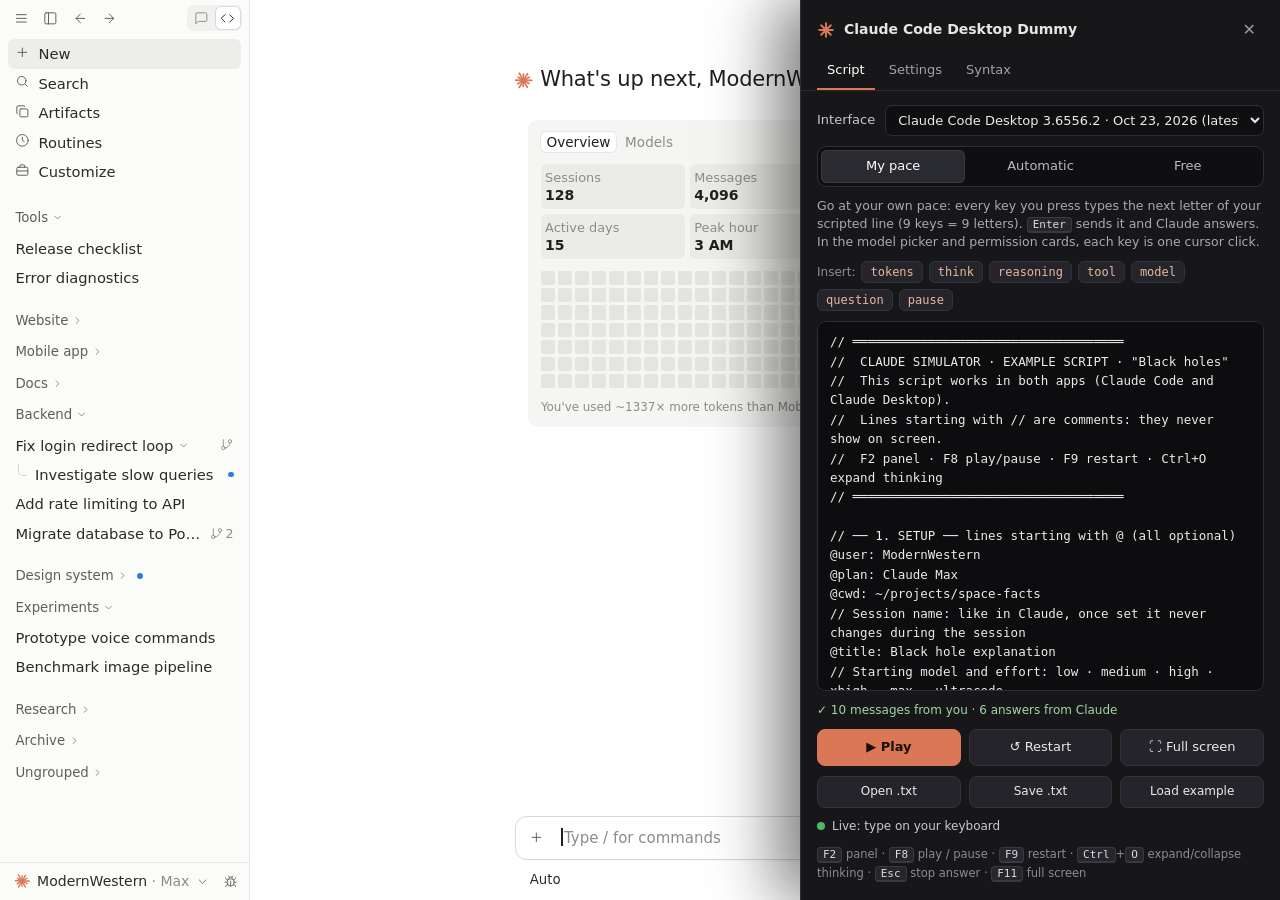
<file: index.html>
<!doctype html>
<html lang="en">
<head>
<meta charset="utf-8">
<meta name="viewport" content="width=device-width, initial-scale=1">
<title>Claude</title>
<link rel="icon" href="data:image/svg+xml,%3Csvg xmlns='http://www.w3.org/2000/svg' viewBox='0 0 32 32'%3E%3Cg stroke='%23D97757' stroke-width='3.4' stroke-linecap='round'%3E%3Cpath d='M16 4v24M4 16h24M7.5 7.5l17 17M24.5 7.5l-17 17'/%3E%3C/g%3E%3C/svg%3E">
<link rel="preconnect" href="https://fonts.googleapis.com">
<link rel="preconnect" href="https://fonts.gstatic.com" crossorigin>
<link href="https://fonts.googleapis.com/css2?family=JetBrains+Mono:wght@400;600&display=swap" rel="stylesheet">
<link rel="stylesheet" href="css/desktop.css">
</head>
<body>
<div id="stage"><div id="win">
  <div id="topbar">
    <div class="tb-left" id="tbLeft">
      <span class="lights"><i></i><i></i><i></i></span>
      <span class="tbi" data-ic="menu"></span><span class="tbi" data-ic="panel"></span><span class="tbi" data-ic="back"></span><span class="tbi" data-ic="fwd"></span>
      <div class="sp"></div>
      <div class="seg2"><span class="tbi" data-ic="chat"></span><span class="tbi on" data-ic="code"></span></div>
    </div>
    <div class="tb-main">
      <span id="titleText"></span><span class="tb-chev" data-ic="chev"></span>
      <div class="sp"></div>
      <span class="tbi on" id="rpToggle" data-ic="rpanel"></span><span class="tbi" data-ic="terminal"></span><span class="tbi" data-ic="diff"></span><span class="tbi" data-ic="globe"></span><span class="tbi" data-ic="folder"></span><span class="tbi" data-ic="more"></span>
      <span id="winCtl"><span data-ic="min"></span><span data-ic="max"></span><span data-ic="x"></span></span>
    </div>
  </div>
  <div id="app">
    <aside id="side">
      <!-- Since 3.x the shortcuts scroll together with the sessions (a single scrollbar for the whole sidebar). -->
      <div id="sideScroll">
        <div class="nav">
          <div class="nav-item new"><span data-ic="plus"></span><span data-l="newSession"></span></div>
          <div class="nav-item"><span data-ic="search"></span><span data-l="search"></span></div>
          <div class="nav-item"><span data-ic="artifacts"></span><span data-l="artifacts"></span></div>
          <div class="nav-item"><span data-ic="clock"></span><span data-l="routines"></span></div>
          <div class="nav-item"><span data-ic="briefcase"></span><span data-l="customize"></span></div>
        </div>
        <div id="groups"></div>
      </div>
      <div class="side-foot"><span class="av" id="avatar"></span><span class="uname"><span id="uname"></span><span class="uplan" id="uplan"></span></span><span class="ic2" data-ic="chev"></span><div class="sp"></div><span class="ic2" data-ic="bug"></span></div>
    </aside>
    <main id="main" class="empty">
      <div id="scroll"><div id="thread"></div></div>
      <div id="home"><div class="home-col"><div class="hgreet" id="hgreet"></div><div class="stats" id="stats"></div></div></div>
      <!-- Session details: cards floating on the right of the chat (Environment, Context, Connectors, Outputs). -->
      <aside id="rpanel"></aside>
      <div id="center">
        <div id="greet"></div>
        <div id="composerWrap">
          <div id="composer"><canvas class="clawd" id="clawd" aria-hidden="true"></canvas>
            <span class="cb2 plus" data-ic="plus"></span>
            <div id="cInput"><span id="cText"></span><span id="caret"></span><span id="cPh"></span></div>
            <button id="sendBtn" tabindex="-1"></button>
            <span class="cb2" data-ic="mic"></span>
          </div>
          <div class="c-row">
            <span class="auto">Auto</span>
            <div class="sp"></div>
            <button id="modelBtn" tabindex="-1"><span id="modelName"></span><span id="effortName"></span></button>
            <span id="busy"></span>
          </div>
          <div id="chips"></div>
        </div>
      </div>
    </main>
  </div>
</div></div>
<div id="menu" hidden></div>
<div id="submenu" hidden></div>
<div id="fakeCursor"><svg width="22" height="26" viewBox="0 0 22 26"><path d="M3 2v19.2l4.9-4.6 3.1 7.1 3.3-1.4-3.1-7h6.6z" fill="#fff" stroke="#000" stroke-width="1.3" stroke-linejoin="round"/></svg></div>
<div id="toast"></div>
<input type="file" id="fileIn" accept=".txt,.md,text/plain" hidden>

<aside id="panel" aria-label="Script panel">
  <header>
    <div class="ttl"><svg width="18" height="18" viewBox="0 0 32 32"><g stroke="#D97757" stroke-width="3.4" stroke-linecap="round"><path d="M16 4v24M4 16h24M7.5 7.5l17 17M24.5 7.5l-17 17"/></g></svg>Claude Code Desktop Dummy</div>
    <button class="x" id="pClose" title="Close (F2)">✕</button>
  </header>
  <nav>
    <button data-tab="guion" class="on">Script</button>
    <button data-tab="ajustes">Settings</button>
    <button data-tab="ayuda">Syntax</button>
  </nav>

  <section data-pane="guion" class="on">
    <div class="ver"><label for="versionSel">Interface</label><select id="versionSel"></select></div>
    <div class="seg" id="modeSeg">
      <button data-mode="magic">My pace</button>
      <button data-mode="auto">Automatic</button>
      <button data-mode="free">Free</button>
    </div>
    <p class="hint" id="modeHint"></p>
    <div class="ins" id="insRow"><span>Insert:</span>
      <button data-snip="[tokens 3.5M]" title="Tokens Claude's answer burns">tokens</button>
      <button data-snip="[think 5]" title="Seconds Claude thinks before answering">think</button>
      <button data-snip="reasoning: " title="Claude's thinking block">reasoning</button>
      <button data-snip="tool: Web Search(&quot;query&quot;)" title="Tool call">tool</button>
      <button data-snip="user: /model {opus max}" title="Switch model and effort">model</button>
      <button data-snip="question: Question?
- Option (Recommended) | Description
- Another option | Description
[choose 1]" title="Multiple-choice question">question</button>
      <button data-snip="[pause 2]" title="Pause">pause</button>
    </div>
    <textarea id="script" spellcheck="false"></textarea>
    <div class="status" id="parseStatus"></div>
    <div class="btns">
      <button class="btn primary" id="bPlay">▶ Play</button>
      <button class="btn" id="bRestart">↺ Restart</button>
      <button class="btn" id="bFull">⛶ Full screen</button>
    </div>
    <div class="btns small">
      <button class="btn" id="bOpen">Open .txt</button>
      <button class="btn" id="bSave">Save .txt</button>
      <button class="btn" id="bExample">Load example</button>
    </div>
    <div class="state" id="runState"><i></i><span></span></div>
    <div class="keys"><kbd>F2</kbd> panel · <kbd>F8</kbd> play / pause · <kbd>F9</kbd> restart · <kbd>Ctrl</kbd>+<kbd>O</kbd> expand/collapse thinking · <kbd>Esc</kbd> stop answer · <kbd>F11</kbd> full screen</div>
  </section>

  <section data-pane="ajustes">
    <h4>Appearance</h4>
    <div class="f"><label>Theme</label><select data-k="theme">
      <option value="light">Light</option>
      <option value="dark">Dark</option>
    </select></div>
    <div class="f"><label>Interface language</label><select data-k="lang">
      <option value="en">English</option>
      <option value="es">Español</option>
    </select></div>
    <div class="f"><label>Window frame</label><select data-k="frame">
      <option value="none">None (full screen)</option>
      <option value="win">Windows window</option>
      <option value="mac">macOS window</option>
    </select></div>
    <div class="f"><label>Zoom</label><div class="v"><input type="range" min="0.7" max="1.6" step="0.05" data-k="zoom"><output data-o="zoom"></output></div></div>
    <label class="chk"><input type="checkbox" data-k="sidebar">Show sidebar</label>
    <label class="chk"><input type="checkbox" data-k="rpanel">Show the session panel on the right (Environment, Context, Connectors, Outputs)</label>
    <label class="chk"><input type="checkbox" data-k="fakeCursor">Animated cursor when switching model or effort (Automatic and My pace modes)</label>
    <div class="f"><label>Mouse speed</label><div class="v"><input type="range" min="0.4" max="2" step="0.05" data-k="mouseSpeed"><output data-o="mouseSpeed"></output></div></div>
    <h4>Timing</h4>
    <div class="f"><label>Global speed</label><div class="v"><input type="range" min="0.25" max="3" step="0.05" data-k="speed"><output data-o="speed"></output></div></div>
    <div class="f"><label>Typing (chars/sec)</label><div class="v"><input type="range" min="4" max="40" step="1" data-k="typeCps"><output data-o="typeCps"></output></div></div>
    <div class="f"><label>How answers appear</label><select data-k="reveal">
      <option value="stream">Streaming (like Claude)</option>
      <option value="block">All at once</option>
    </select></div>
    <div class="f"><label>Streaming (chars/sec)</label><div class="v"><input type="range" min="40" max="900" step="10" data-k="streamCps"><output data-o="streamCps"></output></div></div>
    <div class="f"><label>Letters per key</label><div class="v"><input type="range" min="1" max="4" step="1" data-k="charsPerKey"><output data-o="charsPerKey"></output></div></div>
    <div class="f"><label>Start delay (sec)</label><input type="number" min="0" max="15" step="0.5" data-k="startDelay"></div>
    <label class="chk"><input type="checkbox" data-k="hideMouse">Hide the mouse pointer when it stops moving</label>
    <label class="chk"><input type="checkbox" data-k="toasts">Show notices (pause, restart…)</label>
    <h4>Sidebar: groups and sessions</h4>
        <p class="hint">One line per group (end it with <code style="font:11.5px Cascadia Mono,monospace"> *</code> for a blue dot). Below it, its sessions starting with <code style="font:11.5px Cascadia Mono,monospace">- </code> (<code style="font:11.5px Cascadia Mono,monospace">* </code> marks one as unread). Indent a session to nest it under the one above. Add <code style="font:11.5px Cascadia Mono,monospace">| branch</code> or <code style="font:11.5px Cascadia Mono,monospace">| branch 2</code> for the branch icon. The script's session shows up under “Ungrouped”.</p>
    <textarea id="recentsTa" data-k="recents" spellcheck="false"></textarea>
    <h4>Model picker</h4>
    <p class="hint">One line per model: <code style="font:11.5px Cascadia Mono,monospace">alias | name | badge</code> (the badge is optional, e.g. “Default”). Leave it empty to use the defaults for the chosen language.</p>
    <textarea id="models" data-k="models" spellcheck="false"></textarea>
    <div class="btns small">
      <button class="btn" id="bModelsReset">Reset models</button>
      <button class="btn" id="bSettingsReset">Reset all settings</button>
    </div>
  </section>

  <section data-pane="ayuda">
    <div class="doc">
      <h3>Same script as Claude Code</h3>
      <p>Every page uses exactly the same format (<code>user:</code>, <code>claude:</code>, <code>[think]</code>, <code>tool:</code>…) and, opened from the same folder in the same browser, they share the script: pick another version or the terminal in the <b>Interface</b> selector of the Script tab. Spanish keywords (<code>yo:</code>, <code>[pensar]</code>, <code>pregunta:</code>…) work too.</p>
      <h3>The basics</h3>
<pre>user: claude what are black holes

claude: A black hole is a **pothole**.

1. It rains
2. A truck drives by</pre>
      <p>Each block starts at the beginning of a line. Claude's answer can span many lines and supports Markdown: <code>**bold**</code>, <code>*italic*</code>, <code>`code`</code>, lists, headings, tables and code blocks. Lines starting with <code>//</code> are comments.</p>
      <h3>How each directive looks in Desktop</h3>
      <table>
        <tr><td><code>user: /model {opus max}</code></td><td>The cursor opens the model picker, selects Opus, then opens it again and picks Max in the “Effort” submenu. Nothing is typed in the chat.</td></tr>
        <tr><td>effort</td><td><code>low</code> · <code>medium</code> · <code>high</code> · <code>xhigh</code> (shown as “Extra”) · <code>max</code> · <code>ultracode</code> (in purple).</td></tr>
        <tr><td><code>user: /effort ultracode</code></td><td>Changes only the effort.</td></tr>
        <tr><td><code>{opus fast}</code></td><td>Also turns on “Enable fast mode” in the menu.</td></tr>
        <tr><td><code>[think 8 Phrase]</code></td><td>“Phrase” shows up as a live thinking block while Claude thinks for 8 seconds.</td></tr>
        <tr><td><code>reasoning:</code></td><td>Collapsible thinking block. Optional title: <code>reasoning: [Concluded it is a pothole] text…</code></td></tr>
        <tr><td><code>tool:</code></td><td>Tool row (web search, command…). The first output line shows next to it; <kbd>Ctrl</kbd>+<kbd>O</kbd> expands it.</td></tr>
        <tr><td><code>tool-error:</code></td><td>A tool that fails.</td></tr>
        <tr><td><code>edit: file</code></td><td>A file edit with a diff (<code>@@ N</code>, <code>-</code> removed, <code>+</code> added).</td></tr>
        <tr><td><code>todos:</code></td><td>Task list card: <code>[x]</code> done · <code>[&gt;]</code> in progress · <code>[ ]</code> pending.</td></tr>
        <tr><td><code>question:</code></td><td>Claude asks you a question. One line per option: <code>- Label | description</code> (“Other” is added for you). <code>[choose N]</code> picks the answer. Several <code>question:</code> blocks in a row become one card with pages (“1 of 3”); while it waits, the status says “Needs your input”, and at the end a card sums up the answers.</td></tr>
        <tr><td><code>confirm:</code></td><td>A suggestion card with buttons: the header is the question, plain lines are the text above it and <code>- </code> lines are the buttons (the first one is the main one). <code>[choose N]</code> clicks one; its label is sent as your reply and the lines after it are Claude's next turn.</td></tr>
        <tr><td><code>permission:</code></td><td>“Allow Claude to use Bash?” card. <code>[choose 1]</code> = Allow once, <code>2</code> = Always allow, <code>3</code> = Deny.</td></tr>
        <tr><td><code>[tokens 3.5M]</code></td><td>The token counter in the status line climbs steadily to that number while Claude works, and the turn ends with “Worked for 9s · 3.5M tokens”. Accepts <code>800k</code>, <code>1200000</code>… Without it, the counter still climbs to a realistic amount for the answer.</td></tr>
        <tr><td><code>[error]</code></td><td>Red notice. Without text it shows the classic “capacity constraints” message.</td></tr>
        <tr><td><code>[info text]</code></td><td>A small gray system line.</td></tr>
        <tr><td><code>[interrupt]</code></td><td>Claude's answer gets interrupted.</td></tr>
        <tr><td><code>[pause 2]</code></td><td>Waits 2 seconds.</td></tr>
        <tr><td><code>/compact</code> · <code>[compact]</code></td><td>“Compacting our conversation…” animation.</td></tr>
        <tr><td><code>/clear</code> · <code>[clear]</code></td><td>The cursor clicks “New”.</td></tr>
        <tr><td><code>[title Text]</code> · <code>@title</code></td><td>Session title (shown after the first answer and in the sidebar). Without them, the first message names the session. Once named, it never changes: a later <code>[title]</code> is ignored until <code>/clear</code> starts a new session.</td></tr>
        <tr><td><code>@greeting</code></td><td>Home screen greeting (default “What’s up next, &lt;user&gt;?”).</td></tr>
        <tr><td><code>@sessions</code> … <code>@moby</code></td><td>Numbers on the home screen stats card: <code>@sessions</code>, <code>@messages</code>, <code>@totaltokens</code>, <code>@activedays</code>, <code>@peakhour</code>, <code>@favoritemodel</code>, <code>@moby</code>.</td></tr>
        <tr><td><code>@branch</code> · <code>@connectors</code></td><td>Session panel on the right: the git branch (default <code>main</code>) and how many connectors are connected.</td></tr>
        <tr><td><code>[context 4%]</code> · <code>@context</code></td><td>Context left (same as in the terminal). The session panel shows how much is used (here 96%); without it, the percentage grows with the tokens Claude spends.</td></tr>
        <tr><td><code>@outputs</code></td><td>Files listed under “Outputs” from the start (comma separated). Every <code>edit:</code> adds its file there too.</td></tr>
      </table>
      <p><code>[mode]</code> only exists in the terminal version; it is ignored here.</p>
      <h3>Modes</h3>
      <table>
        <tr><td>My pace</td><td>Every key you press types the next letter of your scripted line (9 keys = 9 letters). <kbd>Enter</kbd> sends it and Claude answers. In the model picker, permission cards and questions, each key is one cursor click; <kbd>Enter</kbd> completes everything.</td></tr>
        <tr><td>Automatic</td><td>Everything plays by itself. <kbd>Space</kbd> or <kbd>F8</kbd> to start and pause.</td></tr>
        <tr><td>Free</td><td>You type for real; Claude answers with its next scripted turn. You can use the real mouse on the model picker and permission cards.</td></tr>
      </table>
      <p>In any mode you can really click the model picker, the thinking blocks and the permission buttons.</p>
    </div>
  </section>
</aside>

<script src="js/example-script.js"></script>
<script src="js/versions.js"></script>
<script src="js/clawd-frames.js"></script>
<script src="js/desktop.js"></script>
</body>
</html>
</file>
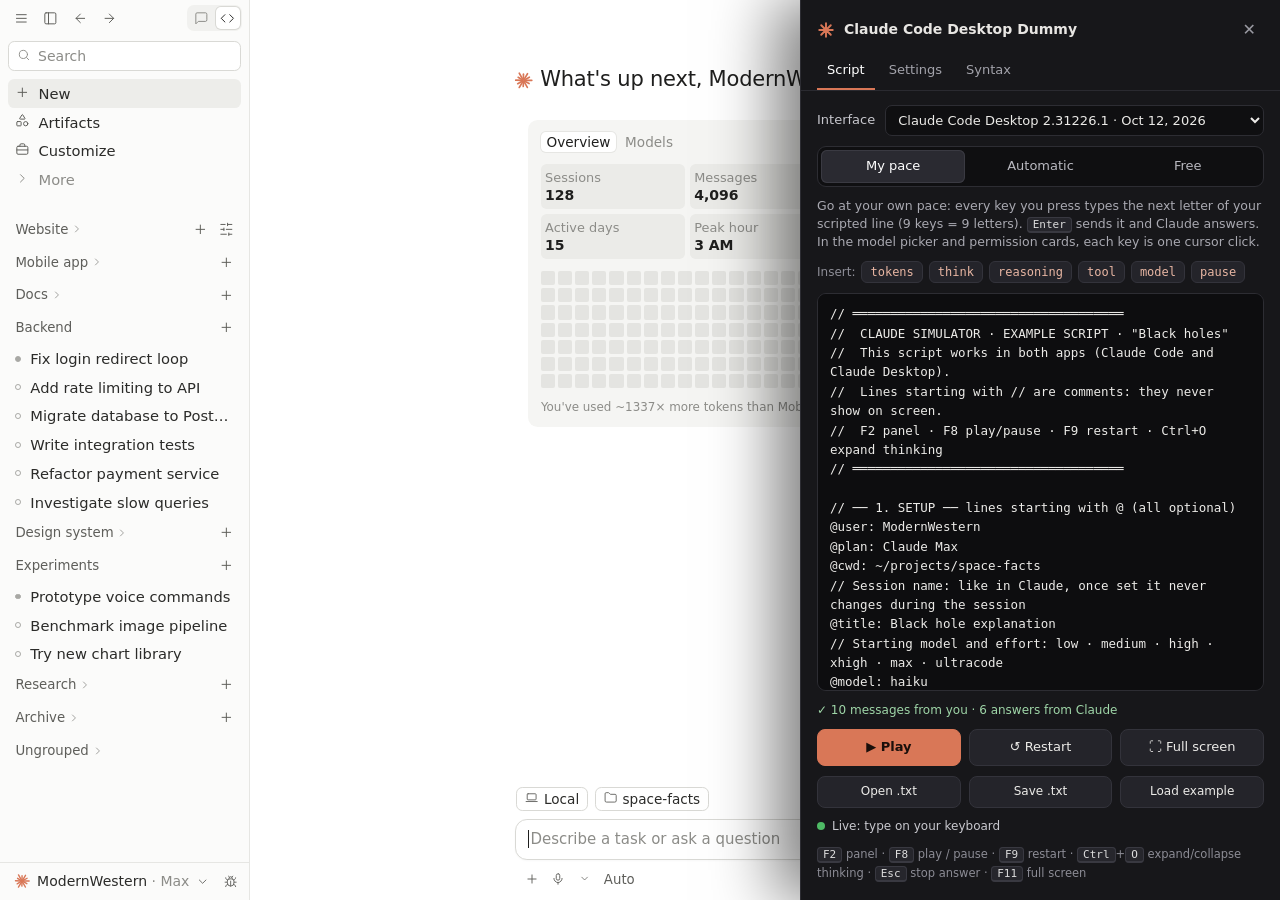
<file: desktop-2.31226.1.html>
<!doctype html>
<html lang="en">
<head>
<meta charset="utf-8">
<meta name="viewport" content="width=device-width, initial-scale=1">
<title>Claude</title>
<link rel="icon" href="data:image/svg+xml,%3Csvg xmlns='http://www.w3.org/2000/svg' viewBox='0 0 32 32'%3E%3Cg stroke='%23D97757' stroke-width='3.4' stroke-linecap='round'%3E%3Cpath d='M16 4v24M4 16h24M7.5 7.5l17 17M24.5 7.5l-17 17'/%3E%3C/g%3E%3C/svg%3E">
<link rel="preconnect" href="https://fonts.googleapis.com">
<link rel="preconnect" href="https://fonts.gstatic.com" crossorigin>
<link href="https://fonts.googleapis.com/css2?family=JetBrains+Mono:wght@400;600&display=swap" rel="stylesheet">
<link rel="stylesheet" href="css/desktop-2.31226.1.css">
</head>
<body>
<div id="stage"><div id="win">
  <div id="topbar">
    <div class="tb-left" id="tbLeft">
      <span class="lights"><i></i><i></i><i></i></span>
      <span class="tbi" data-ic="menu"></span><span class="tbi" data-ic="panel"></span><span class="tbi" data-ic="back"></span><span class="tbi" data-ic="fwd"></span>
      <div class="sp"></div>
      <div class="seg2"><span class="tbi" data-ic="chat"></span><span class="tbi on" data-ic="code"></span></div>
    </div>
    <div class="tb-main">
      <span class="tb-ico" data-ic="laptop"></span><span id="titleText"></span><span class="tb-chev" data-ic="chev"></span><span class="badge2" id="folderBadge"></span>
      <div class="sp"></div>
      <span class="tbi" data-ic="terminal"></span><span class="tbi" data-ic="diff"></span><span class="tbi" data-ic="globe"></span><span class="tbi" data-ic="folder"></span><span class="tbi" data-ic="dots"></span>
      <span id="winCtl"><span data-ic="min"></span><span data-ic="max"></span><span data-ic="x"></span></span>
    </div>
  </div>
  <div id="app">
    <aside id="side">
      <div class="search"><span data-ic="search"></span><span data-l="search"></span></div>
      <div class="nav">
        <div class="nav-item new"><span data-ic="plus"></span><span data-l="newSession"></span></div>
      </div>
      <!-- Like the app: Search and New stay fixed; everything else scrolls with a single scrollbar. -->
      <div id="sideScroll">
        <div class="nav">
          <div class="nav-item"><span data-ic="shapes"></span><span data-l="artifacts"></span></div>
          <div class="nav-item"><span data-ic="briefcase"></span><span data-l="customize"></span></div>
          <div class="nav-item more"><span data-ic="chevR"></span><span data-l="moreNav"></span></div>
        </div>
        <div id="groups"></div>
      </div>
      <div class="side-foot"><span class="av" id="avatar"></span><span class="uname"><span id="uname"></span><span class="uplan" id="uplan"></span></span><span class="ic2" data-ic="chev"></span><div class="sp"></div><span class="ic2" data-ic="bug"></span></div>
    </aside>
    <main id="main" class="empty">
      <div id="scroll"><div id="thread"></div></div>
      <div id="home"><div class="home-col"><div class="hgreet" id="hgreet"></div><div class="stats" id="stats"></div></div></div>
      <div id="center">
        <div id="greet"></div>
        <div id="composerWrap">
          <div id="ctx"><span class="ctxb"><span data-ic="laptop"></span>Local</span><span class="ctxb"><span data-ic="folder"></span><span id="ctxFolder"></span></span></div>
          <div id="composer"><canvas class="clawd" id="clawd" aria-hidden="true"></canvas>
            <div id="cInput"><span id="cText"></span><span id="caret"></span><span id="cPh"></span></div>
            <button id="sendBtn" tabindex="-1"></button>
          </div>
          <div class="c-row">
            <span class="cb2" data-ic="plus"></span><span class="cb2" data-ic="mic"></span><span class="cb2 sm" data-ic="chev"></span><span class="auto">Auto</span>
            <div class="sp"></div>
            <button id="modelBtn" tabindex="-1"><span id="modelName"></span></button>
            <button id="effortBtn" tabindex="-1"><span id="effortName"></span><span id="effortWarn"></span></button>
            <span id="busy"></span>
          </div>
          <div id="chips"></div>
        </div>
      </div>
    </main>
  </div>
</div></div>
<div id="menu" hidden></div>
<div id="effortPop" hidden></div>
<div id="fakeCursor"><svg width="22" height="26" viewBox="0 0 22 26"><path d="M3 2v19.2l4.9-4.6 3.1 7.1 3.3-1.4-3.1-7h6.6z" fill="#fff" stroke="#000" stroke-width="1.3" stroke-linejoin="round"/></svg></div>
<div id="toast"></div>
<input type="file" id="fileIn" accept=".txt,.md,text/plain" hidden>

<aside id="panel" aria-label="Script panel">
  <header>
    <div class="ttl"><svg width="18" height="18" viewBox="0 0 32 32"><g stroke="#D97757" stroke-width="3.4" stroke-linecap="round"><path d="M16 4v24M4 16h24M7.5 7.5l17 17M24.5 7.5l-17 17"/></g></svg>Claude Code Desktop Dummy</div>
    <button class="x" id="pClose" title="Close (F2)">✕</button>
  </header>
  <nav>
    <button data-tab="guion" class="on">Script</button>
    <button data-tab="ajustes">Settings</button>
    <button data-tab="ayuda">Syntax</button>
  </nav>

  <section data-pane="guion" class="on">
    <div class="ver"><label for="versionSel">Interface</label><select id="versionSel"></select></div>
    <div class="seg" id="modeSeg">
      <button data-mode="magic">My pace</button>
      <button data-mode="auto">Automatic</button>
      <button data-mode="free">Free</button>
    </div>
    <p class="hint" id="modeHint"></p>
    <div class="ins" id="insRow"><span>Insert:</span>
      <button data-snip="[tokens 3.5M]" title="Tokens Claude's answer burns">tokens</button>
      <button data-snip="[think 5]" title="Seconds Claude thinks before answering">think</button>
      <button data-snip="reasoning: " title="Claude's thinking block">reasoning</button>
      <button data-snip="tool: Web Search(&quot;query&quot;)" title="Tool call">tool</button>
      <button data-snip="user: /model {opus max}" title="Switch model and effort">model</button>
      <button data-snip="[pause 2]" title="Pause">pause</button>
    </div>
    <textarea id="script" spellcheck="false"></textarea>
    <div class="status" id="parseStatus"></div>
    <div class="btns">
      <button class="btn primary" id="bPlay">▶ Play</button>
      <button class="btn" id="bRestart">↺ Restart</button>
      <button class="btn" id="bFull">⛶ Full screen</button>
    </div>
    <div class="btns small">
      <button class="btn" id="bOpen">Open .txt</button>
      <button class="btn" id="bSave">Save .txt</button>
      <button class="btn" id="bExample">Load example</button>
    </div>
    <div class="state" id="runState"><i></i><span></span></div>
    <div class="keys"><kbd>F2</kbd> panel · <kbd>F8</kbd> play / pause · <kbd>F9</kbd> restart · <kbd>Ctrl</kbd>+<kbd>O</kbd> expand/collapse thinking · <kbd>Esc</kbd> stop answer · <kbd>F11</kbd> full screen</div>
  </section>

  <section data-pane="ajustes">
    <h4>Appearance</h4>
    <div class="f"><label>Theme</label><select data-k="theme">
      <option value="light">Light</option>
      <option value="dark">Dark</option>
    </select></div>
    <div class="f"><label>Interface language</label><select data-k="lang">
      <option value="en">English</option>
      <option value="es">Español</option>
    </select></div>
    <div class="f"><label>Window frame</label><select data-k="frame">
      <option value="none">None (full screen)</option>
      <option value="win">Windows window</option>
      <option value="mac">macOS window</option>
    </select></div>
    <div class="f"><label>Zoom</label><div class="v"><input type="range" min="0.7" max="1.6" step="0.05" data-k="zoom"><output data-o="zoom"></output></div></div>
    <label class="chk"><input type="checkbox" data-k="sidebar">Show sidebar</label>
    <label class="chk"><input type="checkbox" data-k="fakeCursor">Animated cursor when switching model or effort (Automatic and My pace modes)</label>
    <div class="f"><label>Mouse speed</label><div class="v"><input type="range" min="0.4" max="2" step="0.05" data-k="mouseSpeed"><output data-o="mouseSpeed"></output></div></div>
    <h4>Timing</h4>
    <div class="f"><label>Global speed</label><div class="v"><input type="range" min="0.25" max="3" step="0.05" data-k="speed"><output data-o="speed"></output></div></div>
    <div class="f"><label>Typing (chars/sec)</label><div class="v"><input type="range" min="4" max="40" step="1" data-k="typeCps"><output data-o="typeCps"></output></div></div>
    <div class="f"><label>How answers appear</label><select data-k="reveal">
      <option value="stream">Streaming (like Claude)</option>
      <option value="block">All at once</option>
    </select></div>
    <div class="f"><label>Streaming (chars/sec)</label><div class="v"><input type="range" min="40" max="900" step="10" data-k="streamCps"><output data-o="streamCps"></output></div></div>
    <div class="f"><label>Letters per key</label><div class="v"><input type="range" min="1" max="4" step="1" data-k="charsPerKey"><output data-o="charsPerKey"></output></div></div>
    <div class="f"><label>Start delay (sec)</label><input type="number" min="0" max="15" step="0.5" data-k="startDelay"></div>
    <label class="chk"><input type="checkbox" data-k="hideMouse">Hide the mouse pointer when it stops moving</label>
    <label class="chk"><input type="checkbox" data-k="toasts">Show notices (pause, restart…)</label>
    <h4>Sidebar: groups and sessions</h4>
    <p class="hint">One line per group. Below it, its sessions starting with <code style="font:11.5px Cascadia Mono,monospace">- </code> (or <code style="font:11.5px Cascadia Mono,monospace">* </code> for a filled dot). The script's session shows up under “Ungrouped”.</p>
    <textarea id="recentsTa" data-k="recents" spellcheck="false"></textarea>
    <h4>Model picker</h4>
    <p class="hint">One line per model: <code style="font:11.5px Cascadia Mono,monospace">alias | name | badge</code> (the badge is optional, e.g. “Default”). Leave it empty to use the defaults for the chosen language.</p>
    <textarea id="models" data-k="models" spellcheck="false"></textarea>
    <div class="btns small">
      <button class="btn" id="bModelsReset">Reset models</button>
      <button class="btn" id="bSettingsReset">Reset all settings</button>
    </div>
  </section>

  <section data-pane="ayuda">
    <div class="doc">
      <h3>Same script as Claude Code</h3>
      <p>Both simulators use exactly the same format (<code>user:</code>, <code>claude:</code>, <code>[think]</code>, <code>tool:</code>…). If you open both from the same folder in the same browser, they share the script. Spanish keywords (<code>yo:</code>, <code>[pensar]</code>…) work too.</p>
      <h3>The basics</h3>
<pre>user: claude what are black holes

claude: A black hole is a **pothole**.

1. It rains
2. A truck drives by</pre>
      <p>Each block starts at the beginning of a line. Claude's answer can span many lines and supports Markdown: <code>**bold**</code>, <code>*italic*</code>, <code>`code`</code>, lists, headings, tables and code blocks. Lines starting with <code>//</code> are comments.</p>
      <h3>How each directive looks in Desktop</h3>
      <table>
        <tr><td><code>user: /model {opus max}</code></td><td>The cursor opens the model picker and selects Opus, then opens “Effort” and drags the bar to Max. Nothing is typed in the chat.</td></tr>
        <tr><td>effort</td><td><code>low</code> · <code>medium</code> · <code>high</code> · <code>xhigh</code> · <code>max</code> · <code>ultracode</code> (the bar fills with animated purple pixels).</td></tr>
        <tr><td><code>user: /effort ultracode</code></td><td>Changes only the effort.</td></tr>
        <tr><td><code>{opus fast}</code></td><td>Also turns on “Enable fast mode” in the menu.</td></tr>
        <tr><td><code>[think 8 Phrase]</code></td><td>“Phrase” shows up as a live thinking block while Claude thinks for 8 seconds.</td></tr>
        <tr><td><code>reasoning:</code></td><td>Collapsible thinking block. Optional title: <code>reasoning: [Concluded it is a pothole] text…</code></td></tr>
        <tr><td><code>tool:</code></td><td>Tool row (web search, command…). The first output line shows next to it; <kbd>Ctrl</kbd>+<kbd>O</kbd> expands it.</td></tr>
        <tr><td><code>tool-error:</code></td><td>A tool that fails.</td></tr>
        <tr><td><code>edit: file</code></td><td>A file edit with a diff (<code>@@ N</code>, <code>-</code> removed, <code>+</code> added).</td></tr>
        <tr><td><code>todos:</code></td><td>Checklist: <code>[x]</code> done · <code>[&gt;]</code> in progress · <code>[ ]</code> pending.</td></tr>
        <tr><td><code>permission:</code></td><td>“Allow Claude to use Bash?” card. <code>[choose 1]</code> = Allow once, <code>2</code> = Always allow, <code>3</code> = Deny.</td></tr>
        <tr><td><code>[tokens 3.5M]</code></td><td>The counter next to the spinner climbs to that number and ends with “Worked for 9s · 3.5M tokens”. Accepts <code>800k</code>, <code>1200000</code>…</td></tr>
        <tr><td><code>[error]</code></td><td>Red notice. Without text it shows the classic “capacity constraints” message.</td></tr>
        <tr><td><code>[info text]</code></td><td>A small gray system line.</td></tr>
        <tr><td><code>[interrupt]</code></td><td>Claude's answer gets interrupted.</td></tr>
        <tr><td><code>[pause 2]</code></td><td>Waits 2 seconds.</td></tr>
        <tr><td><code>/compact</code> · <code>[compact]</code></td><td>“Compacting our conversation…” animation.</td></tr>
        <tr><td><code>/clear</code> · <code>[clear]</code></td><td>The cursor clicks “New”.</td></tr>
        <tr><td><code>[title Text]</code> · <code>@title</code></td><td>Session title (shown after the first answer and in the sidebar). Without them, the first message names the session. Once named, it never changes: a later <code>[title]</code> is ignored until <code>/clear</code> starts a new session.</td></tr>
        <tr><td><code>@greeting</code></td><td>Home screen greeting (default “What’s up next, &lt;user&gt;?”).</td></tr>
        <tr><td><code>@sessions</code> … <code>@moby</code></td><td>Numbers on the home screen stats card: <code>@sessions</code>, <code>@messages</code>, <code>@totaltokens</code>, <code>@activedays</code>, <code>@peakhour</code>, <code>@favoritemodel</code>, <code>@moby</code>.</td></tr>
      </table>
      <p><code>[mode]</code> and <code>[context]</code> only exist in the terminal version; they are ignored here.</p>
      <h3>Modes</h3>
      <table>
        <tr><td>My pace</td><td>Every key you press types the next letter of your scripted line (9 keys = 9 letters). <kbd>Enter</kbd> sends it and Claude answers. In the model picker and permission cards, each key is one cursor click; <kbd>Enter</kbd> completes everything.</td></tr>
        <tr><td>Automatic</td><td>Everything plays by itself. <kbd>Space</kbd> or <kbd>F8</kbd> to start and pause.</td></tr>
        <tr><td>Free</td><td>You type for real; Claude answers with its next scripted turn. You can use the real mouse on the model picker and permission cards.</td></tr>
      </table>
      <p>In any mode you can really click the model picker, the thinking blocks and the permission buttons.</p>
    </div>
  </section>
</aside>

<script src="js/example-script.js"></script>
<script src="js/versions.js"></script>
<script src="js/clawd-frames.js"></script>
<script src="js/desktop-2.31226.1.js"></script>
</body>
</html>
</file>
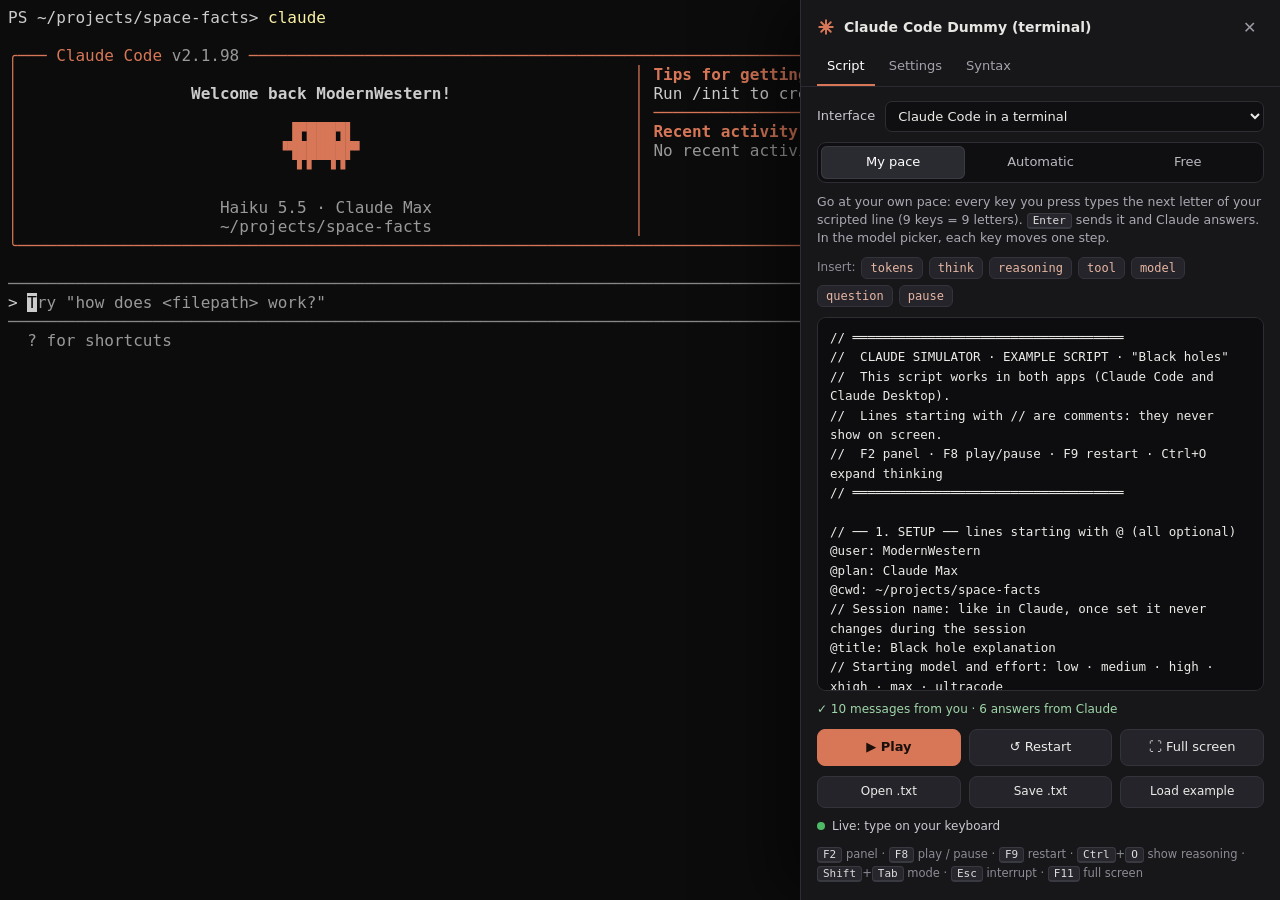
<file: terminal.html>
<!doctype html>
<html lang="en">
<head>
<meta charset="utf-8">
<meta name="viewport" content="width=device-width, initial-scale=1">
<title>✳ Claude Code</title>
<link rel="icon" href="data:image/svg+xml,%3Csvg xmlns='http://www.w3.org/2000/svg' viewBox='0 0 32 32'%3E%3Cg stroke='%23D77757' stroke-width='3.4' stroke-linecap='round'%3E%3Cpath d='M16 4v24M4 16h24M7.5 7.5l17 17M24.5 7.5l-17 17'/%3E%3C/g%3E%3C/svg%3E">
<link rel="preconnect" href="https://fonts.googleapis.com">
<link rel="preconnect" href="https://fonts.gstatic.com" crossorigin>
<link href="https://fonts.googleapis.com/css2?family=Fira+Code:wght@400;700&family=IBM+Plex+Mono:ital,wght@0,400;0,700;1,400&family=JetBrains+Mono:ital,wght@0,400;0,700;1,400&family=Source+Code+Pro:ital,wght@0,400;0,700;1,400&display=swap" rel="stylesheet">
<link rel="stylesheet" href="css/terminal.css">
</head>
<body>
<div id="stage"><div id="win"><div id="titlebar"></div><div id="term"><div id="transcript"></div><div id="live"></div><div id="prompt"></div></div></div></div>
<div id="probe"></div>
<div id="toast"></div>
<input type="file" id="fileIn" accept=".txt,.md,text/plain" hidden>

<aside id="panel" aria-label="Script panel">
  <header>
    <div class="ttl"><svg width="18" height="18" viewBox="0 0 32 32"><g stroke="#D77757" stroke-width="3.4" stroke-linecap="round"><path d="M16 4v24M4 16h24M7.5 7.5l17 17M24.5 7.5l-17 17"/></g></svg>Claude Code Dummy (terminal)</div>
    <button class="x" id="pClose" title="Close (F2)">✕</button>
  </header>
  <nav>
    <button data-tab="guion" class="on">Script</button>
    <button data-tab="ajustes">Settings</button>
    <button data-tab="ayuda">Syntax</button>
  </nav>

  <section data-pane="guion" class="on">
    <div class="ver"><label for="versionSel">Interface</label><select id="versionSel"></select></div>
    <div class="seg" id="modeSeg">
      <button data-mode="magic">My pace</button>
      <button data-mode="auto">Automatic</button>
      <button data-mode="free">Free</button>
    </div>
    <p class="hint" id="modeHint"></p>
    <div class="ins" id="insRow"><span>Insert:</span>
      <button data-snip="[tokens 3.5M]" title="Tokens Claude's answer burns">tokens</button>
      <button data-snip="[think 5]" title="Seconds Claude thinks before answering">think</button>
      <button data-snip="reasoning: " title="Claude's thinking block">reasoning</button>
      <button data-snip="tool: Web Search(&quot;query&quot;)" title="Tool call">tool</button>
      <button data-snip="user: /model {opus max}" title="Switch model and effort">model</button>
      <button data-snip="question: Question?
- Option (Recommended) | Description
- Another option | Description
[choose 1]" title="Multiple-choice question">question</button>
      <button data-snip="[pause 2]" title="Pause">pause</button>
    </div>
    <textarea id="script" spellcheck="false"></textarea>
    <div class="status" id="parseStatus"></div>
    <div class="btns">
      <button class="btn primary" id="bPlay">▶ Play</button>
      <button class="btn" id="bRestart">↺ Restart</button>
      <button class="btn" id="bFull">⛶ Full screen</button>
    </div>
    <div class="btns small">
      <button class="btn" id="bOpen">Open .txt</button>
      <button class="btn" id="bSave">Save .txt</button>
      <button class="btn" id="bExample">Load example</button>
    </div>
    <div class="state" id="runState"><i></i><span></span></div>
    <div class="keys"><kbd>F2</kbd> panel · <kbd>F8</kbd> play / pause · <kbd>F9</kbd> restart · <kbd>Ctrl</kbd>+<kbd>O</kbd> show reasoning · <kbd>Shift</kbd>+<kbd>Tab</kbd> mode · <kbd>Esc</kbd> interrupt · <kbd>F11</kbd> full screen</div>
  </section>

  <section data-pane="ajustes">
    <h4>Appearance</h4>
    <div class="f"><label>Terminal theme</label><select data-k="theme">
      <option value="wt">Windows Terminal (Campbell)</option>
      <option value="vscode">VS Code</option>
      <option value="mac">macOS Terminal</option>
      <option value="iterm">iTerm2</option>
      <option value="ghostty">Ghostty</option>
      <option value="light">Light</option>
      <option value="custom">Custom</option>
    </select></div>
    <div class="f"><label>Background / text</label><div class="v"><input type="color" data-k="bg"><input type="color" data-k="fg"></div></div>
    <div class="f"><label>Font</label><select data-k="font">
      <option>Cascadia Mono</option><option>Cascadia Code</option><option>Consolas</option>
      <option>JetBrains Mono</option><option>Fira Code</option><option>IBM Plex Mono</option>
      <option>Source Code Pro</option><option>SF Mono</option><option>Menlo</option>
    </select></div>
    <div class="f"><label>Font size</label><div class="v"><input type="range" min="10" max="32" step="1" data-k="fontSize"><output data-o="fontSize"></output></div></div>
    <div class="f"><label>Padding (px)</label><input type="number" min="0" max="60" data-k="pad"></div>
    <div class="f"><label>Window frame</label><select data-k="frame">
      <option value="none">None (full screen)</option>
      <option value="win">Windows Terminal</option>
      <option value="mac">macOS</option>
    </select></div>
    <div class="f"><label>Welcome logo</label><select data-k="welcome">
      <option value="full">Full box</option>
      <option value="compact">Compact</option>
      <option value="none">None</option>
    </select></div>
    <div class="f"><label>System</label><select data-k="platform">
      <option value="win">Windows (spinner with *)</option>
      <option value="mac">macOS (spinner with ✳)</option>
    </select></div>
    <div class="f"><label>Prompt symbol</label><select data-k="promptChar">
      <option value="&gt;">&gt;</option><option value="❯">❯</option>
    </select></div>
    <div class="f"><label>Version</label><input type="text" data-k="version"></div>
    <label class="chk"><input type="checkbox" data-k="shellLine">Show the shell <code style="font:12px Cascadia Mono,monospace">claude</code> command at the top</label>
    <label class="chk"><input type="checkbox" data-k="userBg">Gray background behind your messages</label>
    <label class="chk"><input type="checkbox" data-k="thinkingExpanded">Always show reasoning expanded</label>
    <label class="chk"><input type="checkbox" data-k="workedFor">Show “✻ Worked for 12s” after every answer</label>
    <label class="chk"><input type="checkbox" data-k="statusline">Status line with model and effort</label>
    <div class="f"><label>Status line template</label><input type="text" data-k="statusTpl" title="{model} {effort} {effortIcon} {cwd} {folder} {user}"></div>

    <h4>Timing</h4>
    <div class="f"><label>Global speed</label><div class="v"><input type="range" min="0.25" max="3" step="0.05" data-k="speed"><output data-o="speed"></output></div></div>
    <div class="f"><label>Typing (chars/sec)</label><div class="v"><input type="range" min="4" max="40" step="1" data-k="typeCps"><output data-o="typeCps"></output></div></div>
    <div class="f"><label>How answers appear</label><select data-k="reveal">
      <option value="block">All at once (like Claude Code)</option>
      <option value="stream">Streaming (letter by letter)</option>
    </select></div>
    <div class="f"><label>Streaming (chars/sec)</label><div class="v"><input type="range" min="60" max="900" step="10" data-k="streamCps"><output data-o="streamCps"></output></div></div>
    <div class="f"><label>Letters per key</label><div class="v"><input type="range" min="1" max="4" step="1" data-k="charsPerKey"><output data-o="charsPerKey"></output></div></div>
    <div class="f"><label>Start delay (sec)</label><input type="number" min="0" max="15" step="0.5" data-k="startDelay"></div>
    <label class="chk"><input type="checkbox" data-k="hideMouse">Hide the mouse pointer when it stops moving</label>
    <label class="chk"><input type="checkbox" data-k="toasts">Show notices (pause, restart…)</label>

    <h4>/model picker models</h4>
    <p class="hint">One line per model: <code style="font:11.5px Cascadia Mono,monospace">alias | label | name | description | effort (yes/no)</code></p>
    <textarea id="models" data-k="models" spellcheck="false"></textarea>
    <div class="btns small">
      <button class="btn" id="bModelsReset">Reset models</button>
      <button class="btn" id="bSettingsReset">Reset all settings</button>
    </div>
  </section>

  <section data-pane="ayuda">
    <div class="doc">
      <h3>The basics</h3>
      <p>Each block starts at the beginning of a line with <code>user:</code> (your message) or <code>claude:</code> (the answer). The answer can span many lines and supports Markdown: <code>**bold**</code>, <code>*italic*</code>, <code>`code`</code>, lists, headings, tables and code blocks. Spanish keywords (<code>yo:</code>, <code>[pensar]</code>…) work too.</p>
<pre>user: claude what are black holes

claude: A black hole is a **pothole**.

1. It rains
2. A truck drives by</pre>
      <h3>Switch model and effort</h3>
<pre>user: /model {opus max}     ← opens the picker and chooses by itself
user: /model sonnet         ← direct switch, no picker
user: /effort high          ← changes only the effort
user: /effort ultracode    ← highest effort (purple)</pre>
      <p>Text inside <code>{ }</code> is never typed on screen: it tells the picker which model and effort to choose. Efforts: <code>low</code>, <code>medium</code>, <code>high</code>, <code>xhigh</code>, <code>max</code>, <code>ultracode</code>.</p>
      <h3>Timing</h3>
<pre>[think 6]                          ← the spinner spins for 6 s
[think 8 Consulting Hawking]       ← with a custom phrase
[pause 2]                          ← waits 2 s</pre>
      <p>Without <code>[think]</code>, Claude's delay depends on the effort: more effort, longer wait (and the same absurd answer).</p>
      <h3>Tools</h3>
<pre>tool: Web Search("biggest pothole in the universe")
Did 1 search in 3s

tool: Bash(ls ~/physics)
hole1.jpg
hole2.jpg

tool-error: Read(universe.txt)
File does not exist.

edit: src/physics.ts
@@ 12
- const hole = "space";
+ const hole = "pothole";

todos:
[x] Find potholes
[&gt;] Fill potholes
[ ] Understand physics

permission: Bash(rm -rf ~/physics) | Deletes physics
(No content)
[choose 1]</pre>
      <p>The lines under <code>tool:</code> or <code>permission:</code> are the output. <code>[choose 1|2|3]</code> picks the permission option (3 = “No”, interrupts Claude).</p>
<pre>question: How should I fix physics?
- Delete it (Recommended) | No physics, no problem.
- Rename it | Same chaos, better name.
[choose 1]

confirm: Want me to grade it too?
I can also grade your homework.
- Yes, grade it
- No thanks
[choose 1]</pre>
      <p><code>question:</code> shows “● User answered Claude's questions” with the option picked by <code>[choose N]</code> (several questions in a row are answered together). <code>confirm:</code> is a suggestion from Claude: its text and question are shown, and the option picked by <code>[choose N]</code> is typed as your next message; the lines after it are Claude's next turn. In Claude Code Desktop both are cards with buttons.</p>
      <h3>Other effects</h3>
      <table>
        <tr><td><code>reasoning:</code></td><td>Claude's thinking. Shows as “∴ Thought for 8s”; <kbd>Ctrl</kbd>+<kbd>O</kbd> expands it.</td></tr>
        <tr><td><code>[error 529 Overloaded]</code></td><td>Red API error line.</td></tr>
        <tr><td><code>[info text]</code></td><td>Gray line with ⎿ (command output).</td></tr>
        <tr><td><code>[interrupt]</code></td><td>“Interrupted · What should Claude do instead?”</td></tr>
        <tr><td><code>[mode plan]</code></td><td>Prompt footer: <code>plan</code>, <code>edits</code>, <code>bypass</code> or <code>normal</code>.</td></tr>
        <tr><td><code>[tokens 3.5M]</code></td><td>The answer “burns” that many tokens: the spinner counter climbs steadily to it and ends with “✻ Worked for 9s · ↓ 3.5M tokens”. Without it, the counter still climbs to a realistic amount for the answer. Accepts <code>800k</code>, <code>1200000</code>…</td></tr>
        <tr><td><code>[context 3%]</code></td><td>“Context left until auto-compact: 3%”.</td></tr>
        <tr><td><code>[title Text]</code></td><td>Tab/window title (“✳ Text”), same as <code>@title</code>. Once set, it never changes: a later <code>[title]</code> is ignored until <code>/clear</code> starts a new session.</td></tr>
        <tr><td><code>[clear]</code> / <code>user: /clear</code></td><td>Clears the screen.</td></tr>
        <tr><td><code>[compact]</code> / <code>user: /compact</code></td><td>Conversation compaction animation.</td></tr>
        <tr><td><code>[detail]</code></td><td>Same as pressing <kbd>Ctrl</kbd>+<kbd>O</kbd>.</td></tr>
      </table>
      <h3>Script setup</h3>
<pre>@user: ModernWestern
@model: haiku
@effort: low
@plan: Claude Max
@cwd: ~/projects/space-facts
@title: Black hole explanation
@welcome: full | compact | none
@version: 2.1.98
@mode: plan
@context: 12%</pre>
      <h3>Playback modes</h3>
      <table>
        <tr><td>Automatic</td><td>Everything plays by itself. <kbd>Space</kbd> or <kbd>F8</kbd> to start and pause.</td></tr>
        <tr><td>My pace</td><td>Every key you press types the next letter of your scripted line (9 keys = 9 letters). <kbd>Enter</kbd> sends it and hands the turn to Claude. In pickers, each key moves one step toward the scripted option.</td></tr>
        <tr><td>Free</td><td>You type for real. When you send, Claude answers with its next scripted turn. <code>/model</code> opens a real picker (arrows, ← → effort, Enter).</td></tr>
      </table>
      <h3>Tips</h3>
      <p>Lines starting with <code>//</code> are comments. If a line of Claude's answer starts with a keyword (e.g. “Todos:”), put a space before it so it isn't read as a new block.</p>
    </div>
  </section>
</aside>

<script src="js/example-script.js"></script>
<script src="js/versions.js"></script>
<script src="js/terminal.js"></script>
</body>
</html>
</file>
<file: css/desktop.css>
:root{
  --bg:#FFFFFF;--side:#FBFBFA;--bg0:#FFFFFF;--hov:#F1F1EF;--sel:#EDEDEA;--bub:#F2F2F0;
  --t0:#1F1F1E;--t1:#2B2B29;--t2:#5E5E5A;--t3:#8C8C88;--t4:#A8A8A4;
  --bd:#E6E6E3;--bd2:#D9D9D5;
  --accent:#D97757;--blue:#2F7BEB;--check:#4A6E9B;--warn:#B26B12;--ultra:#6E56CF;--wbg:#FDF5E6;--wbd:#F1D9AE;--needBg:#FBEBC0;--needT:#7A5300;
  --codei:#B3261E;--codeibg:#F6F6F4;--codebg:#F7F7F5;
  --dbg:#FCEDED;--dbd:#EDB4B4;--dt:#9E2B2B;
  --track:#E6E6E6;--trackF:#D2D2D0;--statsBg:#F5F5F3;--tileBg:#EBEBE8;--heat0:#E4E4E1;--trackU:#F2F0F8;--tdot:#A3A39F;--ttick:#8E8E8A;
  --hk:#D73A49;--hs:#0A6B3D;--hn:#005CC5;--hc:#8A8A85;--hf:#6F42C1;--ht:#005CC5;
  --sans:"Anthropic Sans","Segoe UI Variable Text","Segoe UI Variable","Segoe UI",system-ui,sans-serif;--serif:var(--sans);--mono:"JetBrains Mono","Cascadia Mono",Consolas,monospace;
  --zoom:1;--sideW:clamp(250px,19.25vw,400px);--colW:clamp(460px,34.7vw,860px);--compW:clamp(500px,37.5vw,920px);
}
html.dark{
  --bg:#1F1F1E;--side:#1A1A19;--bg0:#262625;--hov:#2C2C2A;--sel:#30302E;--bub:#2E2E2C;
  --t0:#F2F2EF;--t1:#E3E3DF;--t2:#B4B4AF;--t3:#8E8E89;--t4:#6E6E6A;
  --bd:#2F2F2D;--bd2:#3B3B38;
  --check:#8FB3E0;--warn:#E3A64B;--ultra:#A996F5;--wbg:#3A2E1B;--wbd:#5C4724;--needBg:#4A3B17;--needT:#F2D27A;
  --codei:#F2958E;--codeibg:#2A2A28;--codebg:#232322;
  --dbg:#3A2322;--dbd:#7A3B38;--dt:#F4B4AE;
  --track:#323230;--trackF:#4A4A47;--statsBg:#262625;--tileBg:#2E2E2C;--heat0:#353533;--trackU:#2C2838;--tdot:#7B7B76;--ttick:#8E8E89;
  --hk:#FF7B8B;--hs:#A5D6A7;--hn:#B39DDB;--hc:#7C7B75;--hf:#82AAFF;--ht:#7FDBCA;
}
*{box-sizing:border-box}
[hidden]{display:none!important}
html{font-size:calc(14px * var(--zoom))}
html,body{margin:0;height:100%;overflow:hidden;background:var(--bg)}
button{font:inherit;color:inherit;cursor:pointer;background:none;border:0;padding:0}
svg.i{width:1.1rem;height:1.1rem;fill:none;stroke:currentColor;stroke-width:1.6;stroke-linecap:round;stroke-linejoin:round;flex:none}

/* ───────── Window ───────── */
#stage{position:fixed;inset:0;display:flex;align-items:center;justify-content:center;background:var(--bg)}
#stage.framed{background:radial-gradient(120% 120% at 15% 0%,#3a4766 0%,#181c27 55%,#0b0d12 100%)}
#win{position:relative;display:flex;flex-direction:column;width:100%;height:100%;background:var(--bg);overflow:hidden;font-family:var(--sans);color:var(--t0);-webkit-font-smoothing:antialiased}
#stage.framed #win{width:calc(100vw - 72px);height:calc(100vh - 72px);border-radius:8px;box-shadow:0 26px 80px rgba(0,0,0,.55),0 0 0 1px rgba(255,255,255,.12)}
#stage.f-mac #win{border-radius:11px}

/* Top bar */
#topbar{flex:none;height:2.6rem;display:flex;align-items:center;user-select:none}
.tb-left{width:var(--sideW);flex:none;height:100%;display:flex;align-items:center;gap:.15rem;padding:0 .5rem 0 .55rem;background:var(--side);border-right:1px solid var(--bd)}
.tb-left .sp,.tb-main .sp{flex:1}
.tbi{width:1.95rem;height:1.95rem;display:grid;place-items:center;border-radius:.4rem;color:var(--t2)}
.tbi svg.i{width:1.05rem;height:1.05rem}
.seg2{display:flex;gap:2px;padding:2px;border-radius:.5rem;background:var(--hov)}
.seg2 .tbi{width:1.75rem;height:1.6rem;border-radius:.35rem;color:var(--t3)}
.seg2 .tbi.on{background:var(--bg0);color:var(--t1);box-shadow:0 0 0 1px var(--bd2)}
.lights{display:none;gap:8px;margin-right:.5rem}
.lights i{display:block;width:12px;height:12px;border-radius:50%}
.lights i:nth-child(1){background:#ff5f57}.lights i:nth-child(2){background:#febc2e}.lights i:nth-child(3){background:#28c840}
#stage.f-mac .lights{display:flex}
#stage.f-mac #winCtl{display:none}
.tb-main{flex:1;min-width:0;height:100%;display:flex;align-items:center;gap:.35rem;padding-left:1.4rem}
#titleText{font-size:1rem;font-weight:500;color:var(--t0);white-space:nowrap;overflow:hidden;text-overflow:ellipsis}
.tb-chev{display:grid;color:var(--t2)}
.tb-chev svg.i{width:.95rem;height:.95rem}
.tb-main .tbi{margin-left:.05rem}
#rpToggle{cursor:pointer}
#rpToggle.on{background:var(--sel);color:var(--t1)}
#winCtl{display:flex;margin-left:.75rem;height:100%}
#winCtl span{width:3.2rem;height:100%;display:grid;place-items:center;color:var(--t2)}
#winCtl svg.i{width:1rem;height:1rem;stroke-width:1.3}

#app{flex:1;min-height:0;display:flex}

/* ───────── Sidebar ───────── */
#side{width:var(--sideW);flex:none;display:flex;flex-direction:column;background:var(--side);border-right:1px solid var(--bd);padding:.2rem .55rem .5rem}
#side.hide,.tb-left.hide{display:none}
.nav{display:flex;flex-direction:column}
.nav-item{display:flex;align-items:center;gap:.6rem;height:2.1rem;padding:0 .55rem;border-radius:.45rem;font-size:1.05rem;color:var(--t1)}
.nav-item svg.i{width:1.05rem;height:1.05rem;color:var(--t2)}
.nav-item.hov,.nav-item:hover{background:var(--hov)}
.nav-item.on{background:var(--sel)}
/* Since 3.x the shortcuts scroll together with the sessions: one scrollbar for the whole sidebar. */
#sideScroll{flex:1;min-height:0;overflow-y:auto;overflow-x:hidden;scrollbar-width:thin;scrollbar-color:var(--bd2) transparent;margin-right:-.3rem;padding-right:.3rem}
#groups{margin-top:1.15rem;display:flex;flex-direction:column}
/* Group: gray name with ▾ (open) or ▸ (collapsed) right after it, and a blue dot when something inside is new. */
.grp{flex:none;display:flex;align-items:center;gap:.25rem;height:2.25rem;padding:0 .55rem;border-radius:.45rem;font-size:.95rem;color:var(--t2)}
.grp .gn{white-space:nowrap;overflow:hidden;text-overflow:ellipsis}
.grp .gc{display:grid;color:var(--t3)}
.grp .gc svg.i{width:.8rem;height:.8rem;stroke-width:2}
.grp .ud{margin-left:.35rem}
.ses+.grp{margin-top:.85rem}
.grp.fresh{animation:fadein .5s ease}
/* Session: title, ▾ when it has nested sessions, then branch icon and unread dot on the right. */
.ses{display:flex;align-items:center;gap:.3rem;flex:none;height:2.1rem;padding:0 .55rem;border-radius:.45rem;font-size:1.05rem;color:var(--t1)}
.ses .tt{white-space:nowrap;overflow:hidden;text-overflow:ellipsis;min-width:0}
.ses .sc{display:grid;flex:none;color:var(--t3)}
.ses .sc svg.i{width:.8rem;height:.8rem;stroke-width:2}
.ses .sp{flex:1}
.ses .br{display:flex;align-items:center;gap:.15rem;flex:none;color:var(--t3);font-size:.9rem}
.ses .br svg.i{width:.95rem;height:.95rem}
.ses.kid{padding-left:.75rem}
.ses .tree{flex:none;width:.6rem;height:.85rem;margin:-.7rem .3rem 0 0;border-left:1.3px solid var(--bd2);border-bottom:1.3px solid var(--bd2);border-bottom-left-radius:.35rem}
.ud{flex:none;width:.42rem;height:.42rem;border-radius:50%;background:var(--blue)}
.ses .ud{margin-left:.35rem}
.ses.cur{background:var(--sel);color:var(--t0)}
.ses.fresh{animation:fadein .5s ease}
.side-foot{display:flex;align-items:center;gap:.5rem;border-top:1px solid var(--bd);margin:.4rem -.55rem 0;padding:.75rem 1rem .25rem}
.side-foot .av svg{width:1.15rem;height:1.15rem}
.uname{font-size:1rem;color:var(--t1);white-space:nowrap}
.uplan{color:var(--t3)}
.side-foot .sp{flex:1}
.side-foot .ic2{display:grid;color:var(--t2)}
.side-foot .ic2 svg.i{width:.95rem;height:.95rem}

/* ───────── Main area ───────── */
#main{position:relative;flex:1;min-width:0;display:flex;flex-direction:column;background:var(--bg)}
#scroll{flex:1;min-height:0;overflow-y:auto;scrollbar-width:thin;scrollbar-color:var(--bd2) transparent}
#thread{width:var(--colW);max-width:calc(100% - 3rem);margin:0 auto;padding:1.25rem 0 2rem}
#center{flex:none;display:flex;flex-direction:column;align-items:center;padding:0 1.5rem}
#main.empty #scroll{display:none}
#main.empty #center{flex:1;justify-content:center;padding-bottom:9vh}
#greet{display:none;align-items:center;gap:.75rem;margin-bottom:1.75rem}
#main.empty #greet{display:flex}
#greet .spark{width:2.2rem;height:2.2rem}
#greet h1{margin:0;font:400 2.2rem/1.15 var(--serif);letter-spacing:-.02em;color:var(--t1)}
#composerWrap{width:var(--compW);max-width:100%;padding-bottom:.6rem}
#chips{display:none;flex-wrap:wrap;justify-content:center;gap:.5rem;margin-top:1rem}
#main.empty #chips.on{display:flex}
.chip{display:flex;align-items:center;gap:.4rem;height:2rem;padding:0 .75rem;border:1px solid var(--bd2);border-radius:.5rem;font-size:.95rem;color:var(--t2)}
.chip svg.i{width:1rem;height:1rem;color:var(--t3)}

/* Home screen (new session) */
#home{display:none;flex:1;min-height:0;overflow-y:auto;padding:2.15rem 1.5rem 1rem}
#main.empty #home{display:block}
#main.empty #center{flex:none;justify-content:flex-start;padding-bottom:0}
.home-col{width:var(--compW);max-width:100%;margin:0 auto}
.hgreet{display:flex;align-items:center;gap:.55rem;margin-left:-.1rem}
.hgreet .spark{width:1.35rem;height:1.35rem}
.hgreet h1{margin:0;font:400 1.5rem/1.3 var(--sans);letter-spacing:-.01em;color:var(--t0)}
.stats{width:min(100%,33.5rem);margin:1.85rem 0 0 .9rem;padding:.85rem .95rem .95rem;border-radius:.7rem;background:var(--statsBg)}
.st-tabs{display:flex;align-items:center;gap:.25rem;font-size:.97rem;color:var(--t3)}
.st-tabs span{padding:.15rem .4rem;border-radius:.35rem}
.st-tabs .on{color:var(--t0);font-weight:500;background:var(--bg0);box-shadow:0 0 0 1px var(--bd)}
.st-tabs .sp{flex:1}
.st-grid{display:grid;grid-template-columns:repeat(3,1fr);gap:.35rem;margin-top:.9rem}
.st-tile{background:var(--tileBg);border-radius:.4rem;padding:.4rem .3rem .45rem}
.st-tile .k{font-size:.92rem;color:var(--t3)}
.st-tile .v{margin-top:.15rem;font-size:1rem;font-weight:600;color:var(--t0)}
.st-tile .v.n{font-weight:500}
.heat{display:grid;grid-template-columns:repeat(26,1fr);grid-auto-rows:auto;gap:3px;margin-top:.85rem}
.heat i{display:block;aspect-ratio:1;border-radius:2px;background:var(--heat0)}
.heat i.l1{background:#9EBBF0}.heat i.l2{background:#6597EA}.heat i.l3{background:#3B73DD}
.heat i.x{visibility:hidden}
.st-note{margin-top:.85rem;font-size:.85rem;color:var(--t3)}
#composerWrap{position:relative}
/* Clawd: 34×23 half-units; its feet rest on the top edge of the chat box. */
#composer{position:relative}
.clawd{display:none;position:absolute;bottom:100%;right:.45rem;width:4.42rem;height:2.99rem;image-rendering:pixelated;pointer-events:none}
#main.empty .clawd{display:block}
#win.empty .tb-main > :not(#winCtl):not(.sp){visibility:hidden}
#busy .ring.idle{border-color:var(--bd2);animation:none}

/* Composer: "+", the text, send (↵) or stop (■) and the microphone, all inside the box */
#composer{display:flex;align-items:center;gap:.45rem;background:var(--bg0);border:1px solid var(--bd2);border-radius:.85rem;padding:.72rem .7rem .72rem .65rem;box-shadow:0 1px 2px rgba(0,0,0,.03)}
#cInput{flex:1;min-width:0;min-height:1.5rem;max-height:12rem;overflow:hidden;font-size:1.07rem;line-height:1.5;color:var(--t0);white-space:pre-wrap;overflow-wrap:anywhere}
#cPh{color:var(--t3)}
#caret{display:inline-block;width:1.5px;height:1.2em;margin:0 1px 0 0;background:var(--t0);vertical-align:-.25em;animation:caret 1.06s steps(1) infinite}
@keyframes caret{50%{opacity:0}}
#sendBtn{flex:none;width:1.6rem;height:1.6rem;display:grid;place-items:center;border-radius:.35rem;color:var(--t2);transition:transform .1s}
#sendBtn svg.i{width:1.05rem;height:1.05rem}
#sendBtn .sq{display:block;width:.82rem;height:.82rem;border-radius:.2rem;background:var(--t0)}
#sendBtn.press{transform:scale(.88)}
#composer .plus{margin-right:.55rem}
#sendBtn{margin-right:.55rem}
.c-row{display:flex;align-items:center;gap:.25rem;margin-top:.45rem;padding:0 .65rem 0 1.05rem;font-size:.95rem;color:var(--t2)}
.c-row .sp{flex:1}
.cb2{display:grid;place-items:center;flex:none;width:1.6rem;height:1.6rem;border-radius:.35rem;color:var(--t2)}
.cb2 svg.i{width:1.05rem;height:1.05rem}
.cb2.hov{background:var(--hov)}
.c-row .auto{color:var(--t1)}
/* Model and effort share one button: "Opus 5.5 Ultracode" */
#modelBtn{flex:none;white-space:nowrap;height:1.8rem;display:flex;align-items:center;gap:.35rem;padding:0 .45rem;border-radius:.4rem;font-size:.95rem;color:var(--t1)}
#modelBtn:hover,#modelBtn.is-open,#modelBtn.hov{background:var(--hov)}
#effortName{color:var(--t3)}
#effortName.ultra{color:var(--ultra)}
#busy{display:flex;align-items:center;margin-left:.3rem}
#busy .ring{width:1rem;height:1rem;border-radius:50%;border:2px solid color-mix(in srgb,var(--blue) 22%,transparent);border-top-color:var(--blue);animation:spin .9s linear infinite}

/* Session panel: cards floating at the top right of the chat */
#rpanel{position:absolute;top:.7rem;right:.6rem;z-index:6;width:clamp(15rem,14.2vw,19rem);display:flex;flex-direction:column;gap:.7rem}
@media (max-width:1180px){#rpanel{display:none}}
.rp-card{background:var(--bg0);border:1px solid var(--bd);border-radius:.8rem;padding:.55rem 1.05rem .45rem;box-shadow:0 1px 2px rgba(0,0,0,.02)}
.rp-h{display:flex;align-items:center;gap:.25rem;height:1.6rem;padding:0 .5rem;font-size:.95rem;font-weight:500;color:var(--t0)}
.rp-h svg.rc{width:.8rem;height:.8rem;stroke-width:2;color:var(--t2)}
.rp-h .sp{flex:1}
.rp-h .rv{font-weight:400}
.rp-card.one{padding:.3rem 1.05rem}
.rp-row{display:flex;align-items:center;gap:.55rem;height:2.1rem;padding:0 .5rem;font-size:1rem;color:var(--t1)}
.rp-row svg.i{width:1rem;height:1rem;color:var(--t2)}
.rp-row .rt{flex:1;min-width:0;white-space:nowrap;overflow:hidden;text-overflow:ellipsis}
.rp-card .rv{font-size:.92rem;color:var(--t3);white-space:nowrap}
.rp-row .sw{width:1.85rem;height:1.05rem}
.rp-row .sw i{width:.75rem;height:.75rem}
svg.cring{width:1rem;height:1rem;margin-left:.35rem;display:block}
svg.cring circle{fill:none;stroke:var(--bd2);stroke-width:2.6}
svg.cring circle.v{stroke:var(--blue);stroke-linecap:round}

/* Model menu */
#menu,#submenu{position:fixed;z-index:30;padding:.375rem;background:var(--bg0);border:1px solid var(--bd2);border-radius:.95rem;box-shadow:0 .75rem 2.5rem rgba(0,0,0,.12),0 .125rem .5rem rgba(0,0,0,.05);font-family:var(--sans)}
#menu{min-width:18.5rem;max-width:24rem}
html.dark #menu,html.dark #submenu{box-shadow:0 .75rem 2.5rem rgba(0,0,0,.5)}
.mi{display:flex;align-items:center;gap:.75rem;padding:.48rem .65rem;border-radius:.5rem}
.mi:hover,.mi.hov,.mi.sub.act{background:var(--hov)}
.mt{flex:1;min-width:0;display:flex;align-items:center}
.mt.col{flex-direction:column;align-items:flex-start}
.mn{font-size:1.07rem;color:var(--t0)}
.ms{font-size:.92rem;color:var(--t3);margin-top:.1rem}
.mv{font-size:1rem;color:var(--t3)}
.mc{min-width:1rem;color:var(--check);display:grid;place-items:center}
.mc.gray{color:var(--t3)}
.mc .num{font-size:1rem;color:var(--t3)}
.mc svg.i{width:1.05rem;height:1.05rem;stroke-width:2}
.badge{display:inline-block;margin-left:.5rem;padding:0 .4rem;border:1px solid var(--bd2);border-radius:.4rem;font-size:.82rem;line-height:1.45;color:var(--t2);white-space:nowrap}
.buy{flex:none;padding:.05rem .5rem;border:1px solid color-mix(in srgb,var(--blue) 35%,transparent);border-radius:.45rem;font-size:.85rem;color:var(--blue);white-space:nowrap}
.msep{height:1px;background:var(--bd);margin:.375rem .25rem}
.msec{font-size:.95rem;color:var(--t3);padding:.375rem .65rem .125rem}
.sw{width:2.2rem;height:1.25rem;border-radius:999px;background:var(--bd2);position:relative;transition:background .2s;flex:none}
.sw i{position:absolute;top:.15rem;left:.15rem;width:.95rem;height:.95rem;border-radius:50%;background:#fff;box-shadow:0 1px 2px rgba(0,0,0,.25);transition:transform .2s}
.sw.on{background:var(--blue)}
.sw.on i{transform:translateX(.95rem)}
/* Submenus: "Effort" (a list since 3.x, no slider) and "More models" */
#submenu.effort{width:25.5rem}
#submenu.more{min-width:11.5rem}
#submenu .sh{padding:.5rem .65rem .4rem;font-size:.95rem;line-height:1.45;color:var(--t3)}
.si{display:flex;align-items:center;gap:.45rem;padding:.48rem .65rem;border-radius:.5rem;font-size:1.07rem;color:var(--t0)}
.si:hover,.si.hov{background:var(--hov)}
.si .sp{flex:1}
.si .badge{margin-left:.15rem}
.si.ultra .sn{color:var(--ultra)}
.wbadge{display:inline-flex;align-items:center;gap:.25rem;margin-left:.15rem;padding:0 .4rem;border:1px solid var(--wbd);border-radius:.4rem;background:var(--wbg);font-size:.82rem;line-height:1.45;color:var(--warn);white-space:nowrap}
.wbadge svg.i{width:.8rem;height:.8rem}

/* ───────── Messages ───────── */
.m-user{display:flex;justify-content:flex-end;margin:1.6rem 0 1.3rem;animation:fadein .25s ease}
.bubble{max-width:min(36rem,85%);background:var(--bub);border-radius:.85rem;padding:.55rem .9rem;font-size:1.07rem;line-height:1.5;color:var(--t0);white-space:pre-wrap;overflow-wrap:anywhere}
.turn{margin:0 0 1rem}
.blocks>*+*{margin-top:.85rem}
.b-text{font-family:var(--serif);font-size:1.07rem;line-height:1.43;color:var(--t0);overflow-wrap:anywhere}
.b-text>:first-child{margin-top:0}.b-text>:last-child{margin-bottom:0}
.b-text p{margin:0 0 .75em}
.b-text h1,.b-text h2,.b-text h3{color:var(--t0);margin:1.1em 0 .45em;line-height:1.3}
.b-text h1{font-size:1.35rem;font-weight:600}.b-text h2{font-size:1.2rem;font-weight:600}.b-text h3{font-size:1.07rem;font-weight:600}
.b-text ul,.b-text ol{margin:0 0 .75em;padding-left:2.1em}
.b-text li{margin:.15em 0;padding-left:.15em}
.b-text li::marker{color:var(--t3)}
.b-text strong{font-weight:600;color:var(--t0)}
.b-text code{font-family:var(--mono);font-size:.87em;color:var(--codei);background:var(--codeibg);border:1px solid var(--bd);border-radius:.3rem;padding:.05em .3em}
.b-text pre{margin:0 0 .75em;background:var(--codebg);border:1px solid var(--bd);border-radius:.6rem;overflow:hidden}
.b-text pre .ch{display:flex;justify-content:space-between;padding:.4rem .85rem;font:.85rem var(--sans);color:var(--t3);border-bottom:1px solid var(--bd)}
.b-text pre code{display:block;background:none;border:0;color:var(--t1);padding:.7rem .85rem;font-size:.9rem;line-height:1.6;white-space:pre;overflow-x:auto}
.b-text blockquote{margin:0 0 .75em;padding-left:1em;border-left:3px solid var(--bd2);color:var(--t2)}
.b-text hr{border:0;border-top:1px solid var(--bd2);margin:1.2em 0}
.b-text a{color:inherit;text-decoration:underline;text-underline-offset:2px}
.tbl{margin:0 0 .75em;overflow-x:auto}
.b-text table{border-collapse:collapse;font-size:.97em;min-width:60%}
.b-text th{font-weight:600;color:var(--t0);text-align:left;padding:.45em .9em .45em 0;border-bottom:1px solid var(--bd2)}
.b-text td{padding:.45em .9em .45em 0;border-bottom:1px solid var(--bd)}
.b-text tr:last-child td{border-bottom:0}
.hl-kw{color:var(--hk)}.hl-str{color:var(--hs)}.hl-num{color:var(--hn)}.hl-com{color:var(--hc);font-style:italic}.hl-fn{color:var(--hf)}.hl-type{color:var(--ht)}

/* Gray rows: thinking, tools, token summary */
.b-think .th-head,.b-tool .tl-head{display:inline-flex;align-items:center;gap:.3rem;font-size:1.07rem;color:var(--t3);text-align:left;max-width:100%}
.th-head svg.i,.tl-head svg.i{width:.85rem;height:.85rem}
.tl-label{white-space:nowrap;overflow:hidden;text-overflow:ellipsis}
.tl-label.mono{font-family:var(--mono);font-size:.95rem}
.tl-meta{color:var(--t4)}
.tl-meta.err{color:var(--dt)}
.chev{transition:transform .2s}
.open>.th-head .chev,.open>.tl-head .chev{transform:rotate(90deg)}
.th-body,.tl-body{display:none;margin-top:.5rem;padding:.65rem .85rem;border:1px solid var(--bd);border-radius:.6rem;background:var(--codebg);font-size:.97rem;line-height:1.55;color:var(--t2);white-space:pre-wrap;overflow-wrap:anywhere}
.tl-body{font-family:var(--mono);font-size:.9rem;max-height:16rem;overflow-y:auto}
.b-think.open .th-body,.b-tool.open .tl-body{display:block}
.tl-body .dl{display:block}
.tl-body .add{background:color-mix(in srgb,#2ea043 16%,transparent)}
.tl-body .del{background:color-mix(in srgb,#f85149 16%,transparent)}
.mini-spin{width:.85rem;height:.85rem;border-radius:50%;border:1.6px solid var(--bd2);border-top-color:var(--t2);animation:spin .8s linear infinite;flex:none}
.shimmer{background:linear-gradient(90deg,var(--t3) 0%,var(--t3) 38%,var(--t0) 50%,var(--t3) 62%,var(--t3) 100%);background-size:250% 100%;-webkit-background-clip:text;background-clip:text;color:transparent!important;animation:shim 1.8s linear infinite}
@keyframes shim{from{background-position:100% 0}to{background-position:-150% 0}}
@keyframes spin{to{transform:rotate(360deg)}}
@keyframes fadein{from{opacity:0;transform:translateY(4px)}to{opacity:1;transform:none}}
.status{display:flex;align-items:center;gap:.55rem;font-size:1.07rem;color:var(--t3)}
.status .sl{color:var(--t1)}
.status .sv{color:var(--t3)}
.status .sf{color:var(--t1);margin-left:-.25rem}
.status svg.sc{width:.85rem;height:.85rem;margin-left:-.3rem}
.th-time{color:var(--t3);margin-left:.15rem}
/* "Thinking" indicators: animated orange dots */
.dots{position:relative;display:inline-block;flex:none;width:1.15rem;height:1rem}
.dots i{position:absolute;width:4px;height:4px;border-radius:50%;background:var(--accent)}
.dots.wave i{top:calc(50% - 2px)}
.dots.wave i:nth-child(1){left:0}.dots.wave i:nth-child(2){left:calc(50% - 2px)}.dots.wave i:nth-child(3){right:0}
.dots.wave i{animation:dWave 1.2s ease-in-out infinite}
.dots.wave i:nth-child(2){animation-delay:.16s}.dots.wave i:nth-child(3){animation-delay:.32s}
@keyframes dWave{0%,55%,100%{transform:translateY(0)}25%{transform:translateY(-4px)}}
.dots.pinch i{top:calc(50% - 2px)}
.dots.pinch i:nth-child(1){left:0;animation:dPinchL 1.3s ease-in-out infinite}
.dots.pinch i:nth-child(2){left:calc(50% - 2px)}
.dots.pinch i:nth-child(3){right:0;animation:dPinchR 1.3s ease-in-out infinite}
@keyframes dPinchL{0%,100%{transform:translateX(0)}45%,55%{transform:translateX(calc(.575rem - 2px))}}
@keyframes dPinchR{0%,100%{transform:translateX(0)}45%,55%{transform:translateX(calc(-.575rem + 2px))}}
.dots.fold{width:.95rem;height:.95rem}
.dots.fold i{animation:dFold 1.4s cubic-bezier(.5,0,.3,1) infinite}
.dots.fold i:nth-child(1){left:0;top:0;--fx:1;--fy:1}
.dots.fold i:nth-child(2){right:0;top:0;--fx:-1;--fy:1}
.dots.fold i:nth-child(3){left:0;bottom:0;--fx:1;--fy:-1}
.dots.fold i:nth-child(4){right:0;bottom:0;--fx:-1;--fy:-1}
@keyframes dFold{0%,100%{transform:translate(0,0)}45%,55%{transform:translate(calc(var(--fx) * (.475rem - 2px)),calc(var(--fy) * (.475rem - 2px))) scale(.85)}}
.usage{font-size:1rem;color:var(--t3)}

/* Permission */
.perm{border:1px solid var(--bd2);border-radius:.8rem;background:var(--bg0);padding:.95rem 1rem .85rem;animation:fadein .25s ease}
.perm-h{display:flex;align-items:center;gap:.5rem;font-size:1.07rem;font-weight:600;color:var(--t0)}
.perm-h svg.i{color:var(--accent)}
.perm-cmd{margin:.7rem 0 .35rem;padding:.5rem .75rem;border-radius:.5rem;background:var(--codebg);border:1px solid var(--bd);font:.92rem/1.5 var(--mono);color:var(--t1);white-space:pre-wrap;overflow-wrap:anywhere}
.perm-d{font-size:.97rem;color:var(--t3)}
.perm-b{display:flex;justify-content:flex-end;gap:.5rem;margin-top:.85rem}
.pb{height:2.1rem;padding:0 .9rem;border-radius:.5rem;border:1px solid var(--bd2);background:var(--bg0);font-size:.97rem;font-weight:500;color:var(--t1)}
.pb.pri{background:var(--t0);color:var(--bg);border-color:var(--t0)}
.pb.hov{filter:brightness(.93)}
html.dark .pb.hov{filter:brightness(1.15)}

/* Other blocks */
.err-box{border:1px solid var(--dbd);background:var(--dbg);color:var(--dt);border-radius:.7rem;padding:.75rem 1rem;font-size:1rem;line-height:1.5}
.note{font-size:1rem;color:var(--t3);font-style:italic}
.info{font-size:1rem;color:var(--t3);text-align:center;margin:.75rem 0}
/* Task list card: filled check (done), spinning ring (in progress), dashed circle (pending) */
.todo-card{border:1px solid var(--bd);border-radius:.8rem;padding:.45rem 1.95rem;background:var(--bg0)}
.todo{display:flex;align-items:center;gap:.7rem;min-height:2.3rem;font-size:1.07rem;color:var(--t0)}
.todo .ti{flex:none;width:1rem;height:1rem;border-radius:50%;border:1.4px dashed var(--t4);display:grid;place-items:center}
.todo.done{color:var(--t2)}
.todo.done .ti{border:0;background:var(--t1);color:var(--bg0)}
.todo.done .ti svg.i{width:.62rem;height:.62rem;stroke-width:3.4}
.todo.prog .ti{border:1.4px solid var(--bd2);border-top-color:var(--t2);animation:spin 1.1s linear infinite}

/* Questions (one card with pages) and the summary of the answers */
.ask,.ask-sum{border:1px solid var(--bd2);border-radius:.85rem;background:var(--bg0);overflow:hidden;animation:fadein .25s ease}
.ask{max-width:38.5rem}
.ask-h{display:flex;align-items:center;gap:.75rem;padding:.75rem 1rem;background:var(--statsBg);font-size:1.07rem;font-weight:500;color:var(--t0)}
.ask-h .aq{flex:1;min-width:0}
.ask-h .pg{display:flex;align-items:center;gap:.35rem;flex:none;font-weight:400;font-size:.97rem;color:var(--t3)}
.ask-h .pg svg.i{width:.9rem;height:.9rem}
.ask-t{padding:.6rem 1rem 0;font-size:1rem;color:var(--t2)}
.ask-l{padding:.2rem .75rem}
.ask-o{display:flex;gap:.75rem;padding:.7rem .3rem;border-bottom:1px solid var(--bd);cursor:pointer}
.ask-o:last-child{border-bottom:0}
.ask-o .rd{flex:none;width:1.05rem;height:1.05rem;margin-top:.15rem;border-radius:50%;border:1.4px solid var(--bd2);background:var(--bg0)}
.ask-o.sel .rd{border:.3rem solid var(--blue)}
.ask-o.hov .rd{border-color:var(--t3)}
.ask-o.sel.hov .rd{border-color:var(--blue)}
.ask-o .ob{display:flex;flex-direction:column;gap:.2rem;min-width:0}
.ask-o .ol{font-size:1.07rem;color:var(--t0)}
.ask-o .od{font-size:1rem;line-height:1.45;color:var(--t3)}
.ask-f{display:flex;justify-content:flex-end;gap:.5rem;padding:.6rem 1rem .9rem}
.abtn,.cbt{display:inline-flex;align-items:center;gap:.4rem;height:2.15rem;padding:0 .8rem;border:1px solid var(--bd2);border-radius:.55rem;background:var(--bg0);font-size:1rem;font-weight:500;color:var(--t0)}
.abtn.pri,.cbt.pri{background:#141413;border-color:#141413;color:#fff}
html.dark .abtn.pri,html.dark .cbt.pri{background:#F2F2EF;border-color:#F2F2EF;color:#1A1A19}
.abtn.hov,.cbt.hov{filter:brightness(.93)}
.abtn.pri.hov,.cbt.pri.hov{filter:brightness(1.35)}
.kb{display:inline-grid;place-items:center;min-width:1.3rem;height:1.3rem;padding:0 .3rem;border-radius:.3rem;border:1px solid rgba(255,255,255,.22);background:rgba(255,255,255,.1);font-size:.78rem;font-weight:400;color:rgba(255,255,255,.85)}
html.dark .kb{border-color:rgba(0,0,0,.18);background:rgba(0,0,0,.06);color:rgba(0,0,0,.7)}
.ask-sum{max-width:38.5rem}
.as-r{padding:.7rem 1.1rem;border-bottom:1px solid var(--bd)}
.as-r:last-child{border-bottom:0}
.as-r .aq{font-size:1.07rem;color:var(--t0)}
.as-r .aa{margin-top:.15rem;font-size:1rem;color:var(--t3)}

/* Suggestion card with buttons */
.cfm{position:relative;border:1px solid var(--bd2);border-radius:.85rem;background:var(--bg0);padding:1.1rem 2.8rem 1.1rem 1.3rem;animation:fadein .25s ease}
.cfm .cx{position:absolute;top:1rem;right:1.1rem;display:grid;color:var(--t3)}
.cfm .cx svg.i{width:1rem;height:1rem}
.cfm .ct{font-size:1.07rem;line-height:1.6;color:var(--t2)}
.cfm .ct p{margin:0 0 .5em}.cfm .ct p:last-child{margin:0}
.cfm .cq{margin-top:.85rem;font-size:1.07rem;color:var(--t0)}
.cfm .cb{display:flex;flex-wrap:wrap;gap:.55rem;margin-top:.85rem}

/* "Needs your input": orange ring + yellow label where the status line usually is */
.status .need{flex:none;width:1rem;height:1rem;border-radius:50%;border:2px solid var(--accent);display:grid;place-items:center}
.status .need::after{content:"";width:.38rem;height:.38rem;border-radius:50%;background:var(--accent)}
.status .nb{padding:.05rem .45rem;border-radius:.35rem;background:var(--needBg);color:var(--needT);font-size:.95rem}
.compact-card{display:flex;align-items:center;justify-content:center;gap:.6rem;margin:1.25rem 0;font-size:1rem;color:var(--t3)}
.divider{display:flex;align-items:center;gap:.75rem;margin:1.5rem 0;font-size:.9rem;color:var(--t3)}
.divider:before,.divider:after{content:"";flex:1;height:1px;background:var(--bd2)}
.foot{display:none}

/* Claude spark */
svg.spark{display:block;overflow:visible}
svg.spark line{stroke:var(--accent);stroke-width:2.1;stroke-linecap:round;transform-origin:12px 12px}
svg.spark.live{animation:spin 7s linear infinite}
svg.spark.live line{animation:ray 1.25s ease-in-out infinite}
@keyframes ray{0%,100%{transform:scale(1)}50%{transform:scale(.55)}}

/* Fake cursor */
#fakeCursor{position:fixed;left:0;top:0;z-index:70;width:22px;height:26px;pointer-events:none;opacity:0;transition:opacity .35s;filter:drop-shadow(0 1px 1.5px rgba(0,0,0,.35))}
#fakeCursor.on{opacity:1}
#fakeCursor svg{transition:transform .1s;transform-origin:3px 2px}
#fakeCursor.click svg{transform:scale(.86)}
body.nocursor,body.nocursor *{cursor:none!important}

/* ───────── Toast and control panel (never part of the recording) ───────── */
#toast{position:fixed;left:50%;bottom:22px;transform:translate(-50%,8px);z-index:80;padding:7px 14px;border-radius:999px;background:rgba(20,20,22,.88);color:#eee;border:1px solid rgba(255,255,255,.12);font:12px system-ui,"Segoe UI",sans-serif;opacity:0;pointer-events:none;transition:opacity .25s,transform .25s}
#toast.show{opacity:1;transform:translate(-50%,0)}
#panel{position:fixed;top:0;right:0;bottom:0;z-index:90;width:min(480px,100vw);display:flex;flex-direction:column;background:#17171a;color:#e8e6e3;border-left:1px solid #2d2d33;box-shadow:-24px 0 60px rgba(0,0,0,.5);font:13px/1.45 system-ui,-apple-system,"Segoe UI",sans-serif;transform:translateX(105%);transition:transform .22s ease;visibility:hidden}
#panel.open{transform:none;visibility:visible}
#panel header{display:flex;align-items:center;justify-content:space-between;padding:14px 16px 8px}
#panel header .ttl{display:flex;align-items:center;gap:9px;font-weight:600;font-size:14px}
#panel .x{background:none;border:0;color:#9a9aa2;font-size:16px;cursor:pointer;padding:4px 8px;border-radius:6px}
#panel .x:hover{background:#26262b;color:#fff}
#panel nav{display:flex;gap:4px;padding:0 16px;border-bottom:1px solid #2a2a30}
#panel nav button{background:none;border:0;border-bottom:2px solid transparent;color:#a3a3ab;padding:8px 10px;font:inherit;cursor:pointer}
#panel nav button.on{color:#fff;border-bottom-color:#D97757}
#panel section{display:none;flex:1;min-height:0;padding:14px 16px 16px;overflow:auto}
#panel section.on{display:flex;flex-direction:column;gap:10px}
#panel .seg{display:grid;grid-template-columns:repeat(3,1fr);background:#0f0f11;border:1px solid #2d2d33;border-radius:9px;padding:3px;gap:3px}
#panel .seg button{background:none;border:0;border-radius:6px;color:#b9b9c0;padding:7px 4px;font:inherit;cursor:pointer}
#panel .seg button.on{background:#2a2a31;color:#fff;box-shadow:inset 0 0 0 1px #3a3a42}
#panel .hint{margin:0;color:#a9a9b1;font-size:12.5px}
#panel textarea{width:100%;resize:none;background:#0d0d0f;color:#ecebe8;border:1px solid #2d2d33;border-radius:9px;padding:10px 12px;font:12.5px/1.55 "Cascadia Mono",Consolas,monospace;outline:none;tab-size:2}
#panel textarea:focus{border-color:#55555f}
#script{flex:1;min-height:220px}
#panel .ins{display:flex;flex-wrap:wrap;align-items:center;gap:6px;font-size:12px;color:#8e8e97}
#panel .ins button{background:#24242a;color:#e8b6a3;border:1px solid #33333b;border-radius:6px;padding:3px 8px;font:12px "Cascadia Mono",Consolas,monospace;cursor:pointer}
#panel .ins button:hover{background:#2c2c33}

#panel .status{font-size:12px;color:#9fd6a8;min-height:18px}
#panel .status .w{color:#f0b37e;display:block}
#panel .btns{display:flex;gap:8px;flex-wrap:wrap}
#panel button.btn{flex:1;min-width:0;background:#24242a;color:#ecebe8;border:1px solid #33333b;border-radius:8px;padding:8px 10px;font:inherit;cursor:pointer;white-space:nowrap}
#panel button.btn:hover{background:#2c2c33}
#panel button.btn.primary{background:#D97757;border-color:#D97757;color:#1a0f0b;font-weight:650}
#panel button.btn.primary:hover{background:#e0866a}
#panel .small button.btn{font-size:12px;padding:6px 8px}
#panel .keys{font-size:11.5px;color:#8c8c95;line-height:1.7}
#panel .ver{display:grid;grid-template-columns:auto 1fr;align-items:center;gap:10px}
#panel .ver label{color:#c7c7cd}
#panel kbd{font:11px "Cascadia Mono",Consolas,monospace;background:#26262c;border:1px solid #393941;border-bottom-width:2px;border-radius:4px;padding:0 5px;color:#ddd}
#panel .state{font-size:12px;color:#c9c9cf;display:flex;align-items:center;gap:7px}
#panel .state i{width:8px;height:8px;border-radius:50%;background:#666;display:inline-block}
#panel .state.play i{background:#4eba65}#panel .state.wait i{background:#D97757}#panel .state.pause i{background:#e0b341}
#panel h4{margin:8px 0 2px;font-size:11px;letter-spacing:.08em;text-transform:uppercase;color:#8e8e97;font-weight:600}
#panel .f{display:grid;grid-template-columns:150px 1fr;align-items:center;gap:10px}
#panel .f label{color:#c7c7cd}
#panel .f .v{display:flex;align-items:center;gap:8px}
#panel .f .v output{min-width:44px;text-align:right;color:#9b9ba3;font-variant-numeric:tabular-nums}
#panel select,#panel input[type=text],#panel input[type=number]{width:100%;background:#0f0f11;color:#ecebe8;border:1px solid #2d2d33;border-radius:7px;padding:6px 8px;font:inherit;outline:none}
#panel input[type=range]{flex:1;accent-color:#D97757}
#panel .chk{display:flex;align-items:center;gap:9px;color:#c7c7cd;cursor:pointer}
#panel .chk input{accent-color:#D97757;width:15px;height:15px}
#panel #models,#panel #recentsTa{min-height:110px;font-size:12px}
#panel .doc{font-size:12.8px;color:#d6d5d2}
#panel .doc h3{margin:14px 0 6px;font-size:13px;color:#fff}
#panel .doc h3:first-child{margin-top:0}
#panel .doc p{margin:4px 0 8px;color:#b9b9c0}
#panel .doc pre{margin:6px 0 10px;background:#0d0d0f;border:1px solid #2a2a30;border-radius:8px;padding:9px 11px;font:12px/1.55 "Cascadia Mono",Consolas,monospace;white-space:pre-wrap;color:#e9e7e3}
#panel .doc code{font:12px "Cascadia Mono",Consolas,monospace;background:#26262c;border-radius:4px;padding:1px 5px;color:#f1c7b8}
#panel .doc table{border-collapse:collapse;width:100%;margin:4px 0 10px}
#panel .doc td{border-top:1px solid #2a2a30;padding:6px 6px 6px 0;vertical-align:top;color:#b9b9c0}
#panel .doc td:first-child{white-space:nowrap;padding-right:10px}
</file>
<file: css/desktop-2.31226.1.css>
:root{
  --bg:#FFFFFF;--side:#FBFBFA;--bg0:#FFFFFF;--hov:#F1F1EF;--sel:#EDEDEA;--bub:#F2F2F0;
  --t0:#1F1F1E;--t1:#2B2B29;--t2:#5E5E5A;--t3:#8C8C88;--t4:#A8A8A4;
  --bd:#E6E6E3;--bd2:#D9D9D5;
  --accent:#D97757;--blue:#2F7BEB;--check:#4A6E9B;--warn:#B26B12;--ultra:#6E56CF;
  --codei:#B3261E;--codeibg:#F6F6F4;--codebg:#F7F7F5;
  --dbg:#FCEDED;--dbd:#EDB4B4;--dt:#9E2B2B;
  --track:#E6E6E6;--trackF:#D2D2D0;--statsBg:#F5F5F3;--tileBg:#EBEBE8;--heat0:#E4E4E1;--trackU:#F2F0F8;--tdot:#A3A39F;--ttick:#8E8E8A;
  --hk:#D73A49;--hs:#0A6B3D;--hn:#005CC5;--hc:#8A8A85;--hf:#6F42C1;--ht:#005CC5;
  --sans:"Anthropic Sans","Segoe UI Variable Text","Segoe UI Variable","Segoe UI",system-ui,sans-serif;--serif:var(--sans);--mono:"JetBrains Mono","Cascadia Mono",Consolas,monospace;
  --zoom:1;--sideW:clamp(250px,19.25vw,400px);--colW:clamp(460px,34.7vw,860px);--compW:clamp(500px,37.5vw,920px);
}
html.dark{
  --bg:#1F1F1E;--side:#1A1A19;--bg0:#262625;--hov:#2C2C2A;--sel:#30302E;--bub:#2E2E2C;
  --t0:#F2F2EF;--t1:#E3E3DF;--t2:#B4B4AF;--t3:#8E8E89;--t4:#6E6E6A;
  --bd:#2F2F2D;--bd2:#3B3B38;
  --check:#8FB3E0;--warn:#E3A64B;--ultra:#A996F5;
  --codei:#F2958E;--codeibg:#2A2A28;--codebg:#232322;
  --dbg:#3A2322;--dbd:#7A3B38;--dt:#F4B4AE;
  --track:#323230;--trackF:#4A4A47;--statsBg:#262625;--tileBg:#2E2E2C;--heat0:#353533;--trackU:#2C2838;--tdot:#7B7B76;--ttick:#8E8E89;
  --hk:#FF7B8B;--hs:#A5D6A7;--hn:#B39DDB;--hc:#7C7B75;--hf:#82AAFF;--ht:#7FDBCA;
}
*{box-sizing:border-box}
[hidden]{display:none!important}
html{font-size:calc(14px * var(--zoom))}
html,body{margin:0;height:100%;overflow:hidden;background:var(--bg)}
button{font:inherit;color:inherit;cursor:pointer;background:none;border:0;padding:0}
svg.i{width:1.1rem;height:1.1rem;fill:none;stroke:currentColor;stroke-width:1.6;stroke-linecap:round;stroke-linejoin:round;flex:none}

/* ───────── Window ───────── */
#stage{position:fixed;inset:0;display:flex;align-items:center;justify-content:center;background:var(--bg)}
#stage.framed{background:radial-gradient(120% 120% at 15% 0%,#3a4766 0%,#181c27 55%,#0b0d12 100%)}
#win{position:relative;display:flex;flex-direction:column;width:100%;height:100%;background:var(--bg);overflow:hidden;font-family:var(--sans);color:var(--t0);-webkit-font-smoothing:antialiased}
#stage.framed #win{width:calc(100vw - 72px);height:calc(100vh - 72px);border-radius:8px;box-shadow:0 26px 80px rgba(0,0,0,.55),0 0 0 1px rgba(255,255,255,.12)}
#stage.f-mac #win{border-radius:11px}

/* Top bar */
#topbar{flex:none;height:2.6rem;display:flex;align-items:center;user-select:none}
.tb-left{width:var(--sideW);flex:none;height:100%;display:flex;align-items:center;gap:.15rem;padding:0 .5rem 0 .55rem;background:var(--side);border-right:1px solid var(--bd)}
.tb-left .sp,.tb-main .sp{flex:1}
.tbi{width:1.95rem;height:1.95rem;display:grid;place-items:center;border-radius:.4rem;color:var(--t2)}
.tbi svg.i{width:1.05rem;height:1.05rem}
.seg2{display:flex;gap:2px;padding:2px;border-radius:.5rem;background:var(--hov)}
.seg2 .tbi{width:1.75rem;height:1.6rem;border-radius:.35rem;color:var(--t3)}
.seg2 .tbi.on{background:var(--bg0);color:var(--t1);box-shadow:0 0 0 1px var(--bd2)}
.lights{display:none;gap:8px;margin-right:.5rem}
.lights i{display:block;width:12px;height:12px;border-radius:50%}
.lights i:nth-child(1){background:#ff5f57}.lights i:nth-child(2){background:#febc2e}.lights i:nth-child(3){background:#28c840}
#stage.f-mac .lights{display:flex}
#stage.f-mac #winCtl{display:none}
.tb-main{flex:1;min-width:0;height:100%;display:flex;align-items:center;gap:.35rem;padding-left:1rem}
.tb-ico{display:grid;color:var(--t1)}
.tb-ico svg.i{width:1.05rem;height:1.05rem}
#titleText{font-size:1rem;font-weight:500;color:var(--t0);white-space:nowrap;overflow:hidden;text-overflow:ellipsis;margin-left:.35rem}
.tb-chev{display:grid;color:var(--t2)}
.tb-chev svg.i{width:.95rem;height:.95rem}
.badge2{margin-left:.35rem;padding:.12rem .4rem;border-radius:.35rem;background:var(--hov);font-size:.85rem;color:var(--t2);white-space:nowrap}
#winCtl{display:flex;margin-left:.75rem;height:100%}
#winCtl span{width:3.2rem;height:100%;display:grid;place-items:center;color:var(--t2)}
#winCtl svg.i{width:1rem;height:1rem;stroke-width:1.3}

#app{flex:1;min-height:0;display:flex}

/* ───────── Sidebar ───────── */
#side{width:var(--sideW);flex:none;display:flex;flex-direction:column;background:var(--side);border-right:1px solid var(--bd);padding:.35rem .55rem .5rem}
#side.hide,.tb-left.hide{display:none}
.search{display:flex;align-items:center;gap:.5rem;height:2.15rem;padding:0 .6rem;border:1px solid var(--bd2);border-radius:.45rem;background:var(--bg0);color:var(--t3);font-size:1rem}
.search svg.i{width:1rem;height:1rem}
.nav{display:flex;flex-direction:column;margin-top:.55rem}
.nav-item{display:flex;align-items:center;gap:.6rem;height:2.05rem;padding:0 .55rem;border-radius:.45rem;font-size:1.05rem;color:var(--t1)}
.nav-item svg.i{width:1.05rem;height:1.05rem;color:var(--t2)}
.nav-item.more,.nav-item.more svg.i{color:var(--t3)}
.nav-item.hov,.nav-item:hover{background:var(--hov)}
#sideScroll{flex:1;min-height:0;overflow-y:auto;overflow-x:hidden;scrollbar-width:thin;scrollbar-color:var(--bd2) transparent;margin-right:-.3rem;padding-right:.3rem}
#sideScroll>.nav{margin-top:0}
#groups{margin-top:1.35rem;display:flex;flex-direction:column}
.grp{display:flex;align-items:center;height:2.35rem;padding:0 .3rem 0 .55rem;border-radius:.45rem;font-size:.95rem;color:var(--t2)}
.grp .gn{white-space:nowrap;overflow:hidden;text-overflow:ellipsis}
.grp .gc{display:grid;margin-left:.2rem;color:var(--t3)}
.grp .gc svg.i{width:.85rem;height:.85rem}
.grp .sp{flex:1}
.grp .ga{display:flex;gap:.2rem;color:var(--t2)}
.grp .ga span{width:1.6rem;height:1.6rem;display:grid;place-items:center}
.grp .ga svg.i{width:1.05rem;height:1.05rem}
.grp.cur{background:var(--sel);color:var(--t0)}

.ses{display:flex;align-items:center;gap:.65rem;flex:none;height:2.05rem;padding:0 .55rem;border-radius:.45rem;font-size:1.05rem;color:var(--t1)}
.ses .dot{flex:none;width:.42rem;height:.42rem;border-radius:50%;border:1.3px solid var(--t4)}
.ses .dot.f{background:var(--t4)}
.ses .tt{white-space:nowrap;overflow:hidden;text-overflow:ellipsis}
.ses.cur{background:var(--sel);color:var(--t0)}
.ses.fresh{animation:fadein .5s ease}
.grp{flex:none}
.grp.open .gc{display:none}
#main.empty ~ * {}
.nav-item.on{background:var(--sel)}
.grp.fresh{animation:fadein .5s ease}
.side-foot{display:flex;align-items:center;gap:.5rem;border-top:1px solid var(--bd);margin:.4rem -.55rem 0;padding:.75rem 1rem .25rem}
.side-foot .av svg{width:1.15rem;height:1.15rem}
.uname{font-size:1rem;color:var(--t1);white-space:nowrap}
.uplan{color:var(--t3)}
.side-foot .sp{flex:1}
.side-foot .ic2{display:grid;color:var(--t2)}
.side-foot .ic2 svg.i{width:.95rem;height:.95rem}

/* ───────── Main area ───────── */
#main{position:relative;flex:1;min-width:0;display:flex;flex-direction:column;background:var(--bg)}
#scroll{flex:1;min-height:0;overflow-y:auto;scrollbar-width:thin;scrollbar-color:var(--bd2) transparent}
#thread{width:var(--colW);max-width:calc(100% - 3rem);margin:0 auto;padding:1.25rem 0 2rem}
#center{flex:none;display:flex;flex-direction:column;align-items:center;padding:0 1.5rem}
#main.empty #scroll{display:none}
#main.empty #center{flex:1;justify-content:center;padding-bottom:9vh}
#greet{display:none;align-items:center;gap:.75rem;margin-bottom:1.75rem}
#main.empty #greet{display:flex}
#greet .spark{width:2.2rem;height:2.2rem}
#greet h1{margin:0;font:400 2.2rem/1.15 var(--serif);letter-spacing:-.02em;color:var(--t1)}
#composerWrap{width:var(--compW);max-width:100%;padding-bottom:.6rem}
#chips{display:none;flex-wrap:wrap;justify-content:center;gap:.5rem;margin-top:1rem}
#main.empty #chips.on{display:flex}
.chip{display:flex;align-items:center;gap:.4rem;height:2rem;padding:0 .75rem;border:1px solid var(--bd2);border-radius:.5rem;font-size:.95rem;color:var(--t2)}
.chip svg.i{width:1rem;height:1rem;color:var(--t3)}

/* Home screen (new session) */
#home{display:none;flex:1;min-height:0;overflow-y:auto;padding:2.15rem 1.5rem 1rem}
#main.empty #home{display:block}
#main.empty #center{flex:none;justify-content:flex-start;padding-bottom:0}
.home-col{width:var(--compW);max-width:100%;margin:0 auto}
.hgreet{display:flex;align-items:center;gap:.55rem;margin-left:-.1rem}
.hgreet .spark{width:1.35rem;height:1.35rem}
.hgreet h1{margin:0;font:400 1.5rem/1.3 var(--sans);letter-spacing:-.01em;color:var(--t0)}
.stats{width:min(100%,33.5rem);margin:1.85rem 0 0 .9rem;padding:.85rem .95rem .95rem;border-radius:.7rem;background:var(--statsBg)}
.st-tabs{display:flex;align-items:center;gap:.25rem;font-size:.97rem;color:var(--t3)}
.st-tabs span{padding:.15rem .4rem;border-radius:.35rem}
.st-tabs .on{color:var(--t0);font-weight:500;background:var(--bg0);box-shadow:0 0 0 1px var(--bd)}
.st-tabs .sp{flex:1}
.st-grid{display:grid;grid-template-columns:repeat(3,1fr);gap:.35rem;margin-top:.9rem}
.st-tile{background:var(--tileBg);border-radius:.4rem;padding:.4rem .3rem .45rem}
.st-tile .k{font-size:.92rem;color:var(--t3)}
.st-tile .v{margin-top:.15rem;font-size:1rem;font-weight:600;color:var(--t0)}
.st-tile .v.n{font-weight:500}
.heat{display:grid;grid-template-columns:repeat(26,1fr);grid-auto-rows:auto;gap:3px;margin-top:.85rem}
.heat i{display:block;aspect-ratio:1;border-radius:2px;background:var(--heat0)}
.heat i.l1{background:#9EBBF0}.heat i.l2{background:#6597EA}.heat i.l3{background:#3B73DD}
.heat i.x{visibility:hidden}
.st-note{margin-top:.85rem;font-size:.85rem;color:var(--t3)}
#ctx{display:none;align-items:center;gap:.5rem;margin:0 0 .55rem .1rem}
#main.empty #ctx{display:flex}
.ctxb{display:flex;align-items:center;gap:.4rem;height:1.75rem;padding:0 .55rem;border:1px solid var(--bd2);border-radius:.45rem;font-size:.97rem;color:var(--t1);background:var(--bg0)}
.ctxb svg.i{width:.95rem;height:.95rem;color:var(--t2)}
#composerWrap{position:relative}
/* Clawd: 34×23 half-units; its feet rest on the top edge of the chat box. */
#composer{position:relative}
.clawd{display:none;position:absolute;bottom:100%;right:.45rem;width:4.42rem;height:2.99rem;image-rendering:pixelated;pointer-events:none}
#main.empty .clawd{display:block}
#win.empty .tb-main > :not(#winCtl):not(.sp){visibility:hidden}
#busy .ring.idle{border-color:var(--bd2);animation:none}

/* Composer */
#composer{display:flex;align-items:flex-start;gap:.5rem;background:var(--bg0);border:1px solid var(--bd2);border-radius:.85rem;padding:.6rem .7rem .6rem .85rem;box-shadow:0 1px 2px rgba(0,0,0,.03)}
#cInput{flex:1;min-width:0;min-height:1.5rem;max-height:12rem;overflow:hidden;font-size:1.07rem;line-height:1.5;color:var(--t0);white-space:pre-wrap;overflow-wrap:anywhere}
#cPh{color:var(--t3)}
#caret{display:inline-block;width:1.5px;height:1.2em;margin:0 1px 0 0;background:var(--t0);vertical-align:-.25em;animation:caret 1.06s steps(1) infinite}
@keyframes caret{50%{opacity:0}}
#sendBtn{flex:none;width:1.6rem;height:1.6rem;margin-top:-.05rem;display:grid;place-items:center;border-radius:.35rem;color:var(--t3);transition:transform .1s}
#sendBtn svg.i{width:1rem;height:1rem}
#sendBtn.stop{color:var(--t0)}
#sendBtn.stop svg.i{width:1.15rem;height:1.15rem}
#sendBtn.press{transform:scale(.88)}
.c-row{display:flex;align-items:center;gap:.25rem;margin-top:.45rem;padding:0 .45rem;font-size:.95rem;color:var(--t2)}
.c-row .sp{flex:1}
.cb2{display:grid;place-items:center;width:1.6rem;height:1.6rem;border-radius:.35rem;color:var(--t2)}
.cb2 svg.i{width:1rem;height:1rem}
.cb2.sm svg.i{width:.8rem;height:.8rem}
.cb2.hov{background:var(--hov)}
.c-row .auto{margin-left:.35rem;color:var(--t2)}
#modelBtn,#effortBtn{flex:none;white-space:nowrap;height:1.8rem;display:flex;align-items:center;gap:.3rem;padding:0 .45rem;border-radius:.4rem;font-size:.95rem;color:var(--t1)}
#modelBtn:hover,#modelBtn.is-open,#modelBtn.hov,#effortBtn:hover,#effortBtn.is-open,#effortBtn.hov{background:var(--hov)}
#effortWarn{display:flex}
#effortWarn svg.i{width:.95rem;height:.95rem;color:var(--warn)}
#busy{display:flex;align-items:center;gap:.4rem;margin-left:.3rem;font-size:.85rem;color:var(--t3);white-space:nowrap}
#busy .ring{width:1rem;height:1rem;border-radius:50%;border:2px solid color-mix(in srgb,var(--blue) 22%,transparent);border-top-color:var(--blue);animation:spin .9s linear infinite}

/* Model menu */
#menu{position:fixed;z-index:30;min-width:15.5rem;max-width:22rem;padding:.375rem;background:var(--bg0);border:1px solid var(--bd2);border-radius:.8rem;box-shadow:0 .75rem 2.5rem rgba(0,0,0,.12),0 .125rem .5rem rgba(0,0,0,.05);font-family:var(--sans)}
html.dark #menu{box-shadow:0 .75rem 2.5rem rgba(0,0,0,.5)}
.mi{display:flex;align-items:center;gap:.75rem;padding:.5rem .65rem;border-radius:.5rem}
.mi:hover,.mi.hov{background:var(--hov)}
.mt{flex:1;min-width:0}
.mn{font-size:1.07rem;color:var(--t0)}
.mc{min-width:1rem;color:var(--check);display:grid;place-items:center}
.mc .num{font-size:1rem;color:var(--t3)}
.mc svg.i{width:1.05rem;height:1.05rem;stroke-width:2}
.badge{display:inline-block;margin-left:.5rem;padding:.0625rem .4rem;border-radius:.3125rem;background:var(--hov);font-size:.85rem;color:var(--t2);vertical-align:1px}
.msep{height:1px;background:var(--bd);margin:.375rem .25rem}
.msec{font-size:1rem;color:var(--t3);padding:.375rem .65rem .125rem}
.sw{width:2.2rem;height:1.25rem;border-radius:999px;background:var(--bd2);position:relative;transition:background .2s;flex:none}
.sw i{position:absolute;top:.15rem;left:.15rem;width:.95rem;height:.95rem;border-radius:50%;background:#fff;box-shadow:0 1px 2px rgba(0,0,0,.25);transition:transform .2s}
.sw.on{background:var(--blue)}
.sw.on i{transform:translateX(.95rem)}

/* Effort picker */
#effortPop{position:fixed;z-index:30;width:21rem;padding:1.1rem 1.2rem .95rem;background:var(--bg0);border:1px solid var(--bd2);border-radius:.9rem;box-shadow:0 .75rem 2.5rem rgba(0,0,0,.12),0 .125rem .5rem rgba(0,0,0,.05);font-family:var(--sans);user-select:none;-webkit-user-select:none}
html.dark #effortPop{box-shadow:0 .75rem 2.5rem rgba(0,0,0,.5)}
.ep-h{display:flex;align-items:center;gap:.5rem;font-size:1.07rem}
.ep-t{color:var(--t3)}
.ep-v{color:var(--t0);font-weight:500}
.ep-v.ultra{color:var(--ultra)}
.ep-q{margin-left:auto;display:grid;color:var(--t3)}
.ep-q svg.help{width:1.2rem;height:1.2rem;display:block}
.ep-ends{display:flex;justify-content:space-between;margin:1rem 0 .55rem;font-size:1rem;color:var(--t3)}
.ep-track{position:relative;height:1.9rem;border-radius:.53rem;background:var(--track);cursor:pointer;touch-action:none;outline:none;-webkit-tap-highlight-color:transparent}
.ep-fill{position:absolute;left:0;top:0;bottom:0;border-radius:.53rem;background:var(--trackF);transition:width .09s ease-out}
.ep-track.ultra .ep-fill{display:none}
.ep-track canvas{position:absolute;inset:0;width:100%;height:100%;border-radius:.53rem;display:none}
.ep-track.ultra{background:var(--trackU)}
.ep-track.ultra canvas{display:block}
.ep-dot{position:absolute;top:50%;width:4px;height:4px;margin:-2px 0 0 -2px;border-radius:50%;background:var(--tdot)}
.ep-tick{position:absolute;top:50%;width:2px;height:.8rem;margin:-.4rem 0 0 -1px;border-radius:1px;background:var(--ttick)}
.ep-thumb{position:absolute;top:0;width:1.52rem;height:100%;margin:0 0 0 -.76rem;border-radius:.53rem;background:#fff;box-shadow:0 0 0 1px rgba(0,0,0,.07),0 1px 3px rgba(0,0,0,.14);transition:left .09s ease-out}
.ep-rec{position:relative;height:1.35rem;margin-top:.4rem;font-size:1rem;color:var(--t3)}
.ep-rec span{position:absolute;top:0;transform:translateX(-50%);white-space:nowrap}
.ep-warn{display:flex;gap:.5rem;margin-top:.7rem;font-size:1rem;line-height:1.45;color:var(--warn)}
.ep-warn svg.i{width:1.05rem;height:1.05rem;margin-top:.15rem}

/* ───────── Messages ───────── */
.m-user{display:flex;justify-content:flex-end;margin:1.6rem 0 1.3rem;animation:fadein .25s ease}
.bubble{max-width:min(36rem,85%);background:var(--bub);border-radius:.85rem;padding:.55rem .9rem;font-size:1.07rem;line-height:1.5;color:var(--t0);white-space:pre-wrap;overflow-wrap:anywhere}
.turn{margin:0 0 1rem}
.blocks>*+*{margin-top:.85rem}
.b-text{font-family:var(--serif);font-size:1.07rem;line-height:1.43;color:var(--t0);overflow-wrap:anywhere}
.b-text>:first-child{margin-top:0}.b-text>:last-child{margin-bottom:0}
.b-text p{margin:0 0 .75em}
.b-text h1,.b-text h2,.b-text h3{color:var(--t0);margin:1.1em 0 .45em;line-height:1.3}
.b-text h1{font-size:1.35rem;font-weight:600}.b-text h2{font-size:1.2rem;font-weight:600}.b-text h3{font-size:1.07rem;font-weight:600}
.b-text ul,.b-text ol{margin:0 0 .75em;padding-left:2.1em}
.b-text li{margin:.15em 0;padding-left:.15em}
.b-text li::marker{color:var(--t3)}
.b-text strong{font-weight:600;color:var(--t0)}
.b-text code{font-family:var(--mono);font-size:.87em;color:var(--codei);background:var(--codeibg);border:1px solid var(--bd);border-radius:.3rem;padding:.05em .3em}
.b-text pre{margin:0 0 .75em;background:var(--codebg);border:1px solid var(--bd);border-radius:.6rem;overflow:hidden}
.b-text pre .ch{display:flex;justify-content:space-between;padding:.4rem .85rem;font:.85rem var(--sans);color:var(--t3);border-bottom:1px solid var(--bd)}
.b-text pre code{display:block;background:none;border:0;color:var(--t1);padding:.7rem .85rem;font-size:.9rem;line-height:1.6;white-space:pre;overflow-x:auto}
.b-text blockquote{margin:0 0 .75em;padding-left:1em;border-left:3px solid var(--bd2);color:var(--t2)}
.b-text hr{border:0;border-top:1px solid var(--bd2);margin:1.2em 0}
.b-text a{color:inherit;text-decoration:underline;text-underline-offset:2px}
.tbl{margin:0 0 .75em;overflow-x:auto}
.b-text table{border-collapse:collapse;font-size:.97em;min-width:60%}
.b-text th{font-weight:600;color:var(--t0);text-align:left;padding:.45em .9em .45em 0;border-bottom:1px solid var(--bd2)}
.b-text td{padding:.45em .9em .45em 0;border-bottom:1px solid var(--bd)}
.b-text tr:last-child td{border-bottom:0}
.hl-kw{color:var(--hk)}.hl-str{color:var(--hs)}.hl-num{color:var(--hn)}.hl-com{color:var(--hc);font-style:italic}.hl-fn{color:var(--hf)}.hl-type{color:var(--ht)}

/* Gray rows: thinking, tools, token summary */
.b-think .th-head,.b-tool .tl-head{display:inline-flex;align-items:center;gap:.3rem;font-size:1.07rem;color:var(--t3);text-align:left;max-width:100%}
.th-head svg.i,.tl-head svg.i{width:.85rem;height:.85rem}
.tl-label{white-space:nowrap;overflow:hidden;text-overflow:ellipsis}
.tl-label.mono{font-family:var(--mono);font-size:.95rem}
.tl-meta{color:var(--t4)}
.tl-meta.err{color:var(--dt)}
.chev{transition:transform .2s}
.open>.th-head .chev,.open>.tl-head .chev{transform:rotate(90deg)}
.th-body,.tl-body{display:none;margin-top:.5rem;padding:.65rem .85rem;border:1px solid var(--bd);border-radius:.6rem;background:var(--codebg);font-size:.97rem;line-height:1.55;color:var(--t2);white-space:pre-wrap;overflow-wrap:anywhere}
.tl-body{font-family:var(--mono);font-size:.9rem;max-height:16rem;overflow-y:auto}
.b-think.open .th-body,.b-tool.open .tl-body{display:block}
.tl-body .dl{display:block}
.tl-body .add{background:color-mix(in srgb,#2ea043 16%,transparent)}
.tl-body .del{background:color-mix(in srgb,#f85149 16%,transparent)}
.mini-spin{width:.85rem;height:.85rem;border-radius:50%;border:1.6px solid var(--bd2);border-top-color:var(--t2);animation:spin .8s linear infinite;flex:none}
.shimmer{background:linear-gradient(90deg,var(--t3) 0%,var(--t3) 38%,var(--t0) 50%,var(--t3) 62%,var(--t3) 100%);background-size:250% 100%;-webkit-background-clip:text;background-clip:text;color:transparent!important;animation:shim 1.8s linear infinite}
@keyframes shim{from{background-position:100% 0}to{background-position:-150% 0}}
@keyframes spin{to{transform:rotate(360deg)}}
@keyframes fadein{from{opacity:0;transform:translateY(4px)}to{opacity:1;transform:none}}
.status{display:flex;align-items:center;gap:.55rem;font-size:1.07rem;color:var(--t3)}
.status .sl{color:var(--t1)}
.th-time{color:var(--t3);margin-left:.15rem}
/* "Thinking" indicators: animated orange dots */
.dots{position:relative;display:inline-block;flex:none;width:1.15rem;height:1rem}
.dots i{position:absolute;width:4px;height:4px;border-radius:50%;background:var(--accent)}
.dots.wave i{top:calc(50% - 2px)}
.dots.wave i:nth-child(1){left:0}.dots.wave i:nth-child(2){left:calc(50% - 2px)}.dots.wave i:nth-child(3){right:0}
.dots.wave i{animation:dWave 1.2s ease-in-out infinite}
.dots.wave i:nth-child(2){animation-delay:.16s}.dots.wave i:nth-child(3){animation-delay:.32s}
@keyframes dWave{0%,55%,100%{transform:translateY(0)}25%{transform:translateY(-4px)}}
.dots.pinch i{top:calc(50% - 2px)}
.dots.pinch i:nth-child(1){left:0;animation:dPinchL 1.3s ease-in-out infinite}
.dots.pinch i:nth-child(2){left:calc(50% - 2px)}
.dots.pinch i:nth-child(3){right:0;animation:dPinchR 1.3s ease-in-out infinite}
@keyframes dPinchL{0%,100%{transform:translateX(0)}45%,55%{transform:translateX(calc(.575rem - 2px))}}
@keyframes dPinchR{0%,100%{transform:translateX(0)}45%,55%{transform:translateX(calc(-.575rem + 2px))}}
.dots.fold{width:.95rem;height:.95rem}
.dots.fold i{animation:dFold 1.4s cubic-bezier(.5,0,.3,1) infinite}
.dots.fold i:nth-child(1){left:0;top:0;--fx:1;--fy:1}
.dots.fold i:nth-child(2){right:0;top:0;--fx:-1;--fy:1}
.dots.fold i:nth-child(3){left:0;bottom:0;--fx:1;--fy:-1}
.dots.fold i:nth-child(4){right:0;bottom:0;--fx:-1;--fy:-1}
@keyframes dFold{0%,100%{transform:translate(0,0)}45%,55%{transform:translate(calc(var(--fx) * (.475rem - 2px)),calc(var(--fy) * (.475rem - 2px))) scale(.85)}}
.usage{font-size:1rem;color:var(--t3)}

/* Permission */
.perm{border:1px solid var(--bd2);border-radius:.8rem;background:var(--bg0);padding:.95rem 1rem .85rem;animation:fadein .25s ease}
.perm-h{display:flex;align-items:center;gap:.5rem;font-size:1.07rem;font-weight:600;color:var(--t0)}
.perm-h svg.i{color:var(--accent)}
.perm-cmd{margin:.7rem 0 .35rem;padding:.5rem .75rem;border-radius:.5rem;background:var(--codebg);border:1px solid var(--bd);font:.92rem/1.5 var(--mono);color:var(--t1);white-space:pre-wrap;overflow-wrap:anywhere}
.perm-d{font-size:.97rem;color:var(--t3)}
.perm-b{display:flex;justify-content:flex-end;gap:.5rem;margin-top:.85rem}
.pb{height:2.1rem;padding:0 .9rem;border-radius:.5rem;border:1px solid var(--bd2);background:var(--bg0);font-size:.97rem;font-weight:500;color:var(--t1)}
.pb.pri{background:var(--t0);color:var(--bg);border-color:var(--t0)}
.pb.hov{filter:brightness(.93)}
html.dark .pb.hov{filter:brightness(1.15)}

/* Other blocks */
.err-box{border:1px solid var(--dbd);background:var(--dbg);color:var(--dt);border-radius:.7rem;padding:.75rem 1rem;font-size:1rem;line-height:1.5}
.note{font-size:1rem;color:var(--t3);font-style:italic}
.info{font-size:1rem;color:var(--t3);text-align:center;margin:.75rem 0}
.todo-card{border:1px solid var(--bd);border-radius:.7rem;padding:.75rem 1rem;font-size:1rem;background:var(--codebg)}
.todo-card .tt{font-weight:600;color:var(--t1);margin-bottom:.375rem}
.todo{display:flex;align-items:center;gap:.5rem;padding:.2rem 0;color:var(--t1)}
.todo .bx{width:1rem;height:1rem;border-radius:.25rem;border:1.5px solid var(--bd2);flex:none;display:grid;place-items:center}
.todo.done{color:var(--t3);text-decoration:line-through}
.todo.done .bx{background:var(--t2);border-color:var(--t2);color:var(--bg)}
.todo.done .bx svg.i{width:.7rem;height:.7rem;stroke-width:3}
.todo.prog .bx{border-color:var(--accent);border-top-color:transparent;border-radius:50%;animation:spin 1s linear infinite}
.compact-card{display:flex;align-items:center;justify-content:center;gap:.6rem;margin:1.25rem 0;font-size:1rem;color:var(--t3)}
.divider{display:flex;align-items:center;gap:.75rem;margin:1.5rem 0;font-size:.9rem;color:var(--t3)}
.divider:before,.divider:after{content:"";flex:1;height:1px;background:var(--bd2)}
.foot{display:none}

/* Claude spark */
svg.spark{display:block;overflow:visible}
svg.spark line{stroke:var(--accent);stroke-width:2.1;stroke-linecap:round;transform-origin:12px 12px}
svg.spark.live{animation:spin 7s linear infinite}
svg.spark.live line{animation:ray 1.25s ease-in-out infinite}
@keyframes ray{0%,100%{transform:scale(1)}50%{transform:scale(.55)}}

/* Fake cursor */
#fakeCursor{position:fixed;left:0;top:0;z-index:70;width:22px;height:26px;pointer-events:none;opacity:0;transition:opacity .35s;filter:drop-shadow(0 1px 1.5px rgba(0,0,0,.35))}
#fakeCursor.on{opacity:1}
#fakeCursor svg{transition:transform .1s;transform-origin:3px 2px}
#fakeCursor.click svg{transform:scale(.86)}
body.nocursor,body.nocursor *{cursor:none!important}

/* ───────── Toast and control panel (never part of the recording) ───────── */
#toast{position:fixed;left:50%;bottom:22px;transform:translate(-50%,8px);z-index:80;padding:7px 14px;border-radius:999px;background:rgba(20,20,22,.88);color:#eee;border:1px solid rgba(255,255,255,.12);font:12px system-ui,"Segoe UI",sans-serif;opacity:0;pointer-events:none;transition:opacity .25s,transform .25s}
#toast.show{opacity:1;transform:translate(-50%,0)}
#panel{position:fixed;top:0;right:0;bottom:0;z-index:90;width:min(480px,100vw);display:flex;flex-direction:column;background:#17171a;color:#e8e6e3;border-left:1px solid #2d2d33;box-shadow:-24px 0 60px rgba(0,0,0,.5);font:13px/1.45 system-ui,-apple-system,"Segoe UI",sans-serif;transform:translateX(105%);transition:transform .22s ease;visibility:hidden}
#panel.open{transform:none;visibility:visible}
#panel header{display:flex;align-items:center;justify-content:space-between;padding:14px 16px 8px}
#panel header .ttl{display:flex;align-items:center;gap:9px;font-weight:600;font-size:14px}
#panel .x{background:none;border:0;color:#9a9aa2;font-size:16px;cursor:pointer;padding:4px 8px;border-radius:6px}
#panel .x:hover{background:#26262b;color:#fff}
#panel nav{display:flex;gap:4px;padding:0 16px;border-bottom:1px solid #2a2a30}
#panel nav button{background:none;border:0;border-bottom:2px solid transparent;color:#a3a3ab;padding:8px 10px;font:inherit;cursor:pointer}
#panel nav button.on{color:#fff;border-bottom-color:#D97757}
#panel section{display:none;flex:1;min-height:0;padding:14px 16px 16px;overflow:auto}
#panel section.on{display:flex;flex-direction:column;gap:10px}
#panel .seg{display:grid;grid-template-columns:repeat(3,1fr);background:#0f0f11;border:1px solid #2d2d33;border-radius:9px;padding:3px;gap:3px}
#panel .seg button{background:none;border:0;border-radius:6px;color:#b9b9c0;padding:7px 4px;font:inherit;cursor:pointer}
#panel .seg button.on{background:#2a2a31;color:#fff;box-shadow:inset 0 0 0 1px #3a3a42}
#panel .hint{margin:0;color:#a9a9b1;font-size:12.5px}
#panel textarea{width:100%;resize:none;background:#0d0d0f;color:#ecebe8;border:1px solid #2d2d33;border-radius:9px;padding:10px 12px;font:12.5px/1.55 "Cascadia Mono",Consolas,monospace;outline:none;tab-size:2}
#panel textarea:focus{border-color:#55555f}
#script{flex:1;min-height:220px}
#panel .ins{display:flex;flex-wrap:wrap;align-items:center;gap:6px;font-size:12px;color:#8e8e97}
#panel .ins button{background:#24242a;color:#e8b6a3;border:1px solid #33333b;border-radius:6px;padding:3px 8px;font:12px "Cascadia Mono",Consolas,monospace;cursor:pointer}
#panel .ins button:hover{background:#2c2c33}

#panel .status{font-size:12px;color:#9fd6a8;min-height:18px}
#panel .status .w{color:#f0b37e;display:block}
#panel .btns{display:flex;gap:8px;flex-wrap:wrap}
#panel button.btn{flex:1;min-width:0;background:#24242a;color:#ecebe8;border:1px solid #33333b;border-radius:8px;padding:8px 10px;font:inherit;cursor:pointer;white-space:nowrap}
#panel button.btn:hover{background:#2c2c33}
#panel button.btn.primary{background:#D97757;border-color:#D97757;color:#1a0f0b;font-weight:650}
#panel button.btn.primary:hover{background:#e0866a}
#panel .small button.btn{font-size:12px;padding:6px 8px}
#panel .keys{font-size:11.5px;color:#8c8c95;line-height:1.7}
#panel .ver{display:grid;grid-template-columns:auto 1fr;align-items:center;gap:10px}
#panel .ver label{color:#c7c7cd}
#panel kbd{font:11px "Cascadia Mono",Consolas,monospace;background:#26262c;border:1px solid #393941;border-bottom-width:2px;border-radius:4px;padding:0 5px;color:#ddd}
#panel .state{font-size:12px;color:#c9c9cf;display:flex;align-items:center;gap:7px}
#panel .state i{width:8px;height:8px;border-radius:50%;background:#666;display:inline-block}
#panel .state.play i{background:#4eba65}#panel .state.wait i{background:#D97757}#panel .state.pause i{background:#e0b341}
#panel h4{margin:8px 0 2px;font-size:11px;letter-spacing:.08em;text-transform:uppercase;color:#8e8e97;font-weight:600}
#panel .f{display:grid;grid-template-columns:150px 1fr;align-items:center;gap:10px}
#panel .f label{color:#c7c7cd}
#panel .f .v{display:flex;align-items:center;gap:8px}
#panel .f .v output{min-width:44px;text-align:right;color:#9b9ba3;font-variant-numeric:tabular-nums}
#panel select,#panel input[type=text],#panel input[type=number]{width:100%;background:#0f0f11;color:#ecebe8;border:1px solid #2d2d33;border-radius:7px;padding:6px 8px;font:inherit;outline:none}
#panel input[type=range]{flex:1;accent-color:#D97757}
#panel .chk{display:flex;align-items:center;gap:9px;color:#c7c7cd;cursor:pointer}
#panel .chk input{accent-color:#D97757;width:15px;height:15px}
#panel #models,#panel #recentsTa{min-height:110px;font-size:12px}
#panel .doc{font-size:12.8px;color:#d6d5d2}
#panel .doc h3{margin:14px 0 6px;font-size:13px;color:#fff}
#panel .doc h3:first-child{margin-top:0}
#panel .doc p{margin:4px 0 8px;color:#b9b9c0}
#panel .doc pre{margin:6px 0 10px;background:#0d0d0f;border:1px solid #2a2a30;border-radius:8px;padding:9px 11px;font:12px/1.55 "Cascadia Mono",Consolas,monospace;white-space:pre-wrap;color:#e9e7e3}
#panel .doc code{font:12px "Cascadia Mono",Consolas,monospace;background:#26262c;border-radius:4px;padding:1px 5px;color:#f1c7b8}
#panel .doc table{border-collapse:collapse;width:100%;margin:4px 0 10px}
#panel .doc td{border-top:1px solid #2a2a30;padding:6px 6px 6px 0;vertical-align:top;color:#b9b9c0}
#panel .doc td:first-child{white-space:nowrap;padding-right:10px}
</file>
<file: css/terminal.css>
:root{
  --bg:#0C0C0C;--fg:#CCCCCC;
  --claude:rgb(215,119,87);--shimmer:rgb(235,159,127);
  --dim:rgb(153,153,153);--sug:rgb(177,185,249);--perm:rgb(177,185,249);
  --plan:rgb(72,150,140);--accept:rgb(175,135,255);--bashc:rgb(253,93,177);
  --border:rgb(136,136,136);--ok:rgb(78,186,101);--err:rgb(255,107,128);--warn:rgb(255,193,7);
  --dadd:rgb(34,92,43);--ddel:rgb(122,41,54);--userbg:rgb(55,55,55);--psy:#F9F1A5;
  --hk:#F92672;--hs:#E6DB74;--hn:#AE81FF;--hc:#75715E;--hf:#A6E22E;--ht:#66D9EF;
  --font:"Cascadia Mono",Consolas,monospace;--fs:16px;--pad:8px;
}
body.light{
  --shimmer:rgb(240,160,130);--dim:rgb(102,102,102);--sug:rgb(87,105,247);--perm:rgb(87,105,247);
  --plan:rgb(0,102,102);--accept:rgb(135,0,255);--bashc:rgb(255,0,135);--border:rgb(153,153,153);
  --ok:rgb(44,122,57);--err:rgb(171,43,63);--warn:rgb(150,108,30);
  --dadd:rgb(105,219,124);--ddel:rgb(255,168,180);--userbg:rgb(240,240,240);--psy:#8A6D00;
  --hk:#D73A49;--hs:#032F62;--hn:#005CC5;--hc:#6A737D;--hf:#6F42C1;--ht:#005CC5;
}
*{box-sizing:border-box}
html,body{margin:0;height:100%;overflow:hidden;background:var(--bg)}

/* ───────── Window / terminal ───────── */
#stage{position:fixed;inset:0;display:flex;align-items:center;justify-content:center;background:var(--bg)}
#stage.framed{background:radial-gradient(120% 120% at 15% 0%,#33405c 0%,#161a24 55%,#0a0c10 100%)}
#win{position:relative;display:flex;flex-direction:column;width:100%;height:100%;background:var(--bg);overflow:hidden}
#stage.framed #win{width:calc(100vw - 72px);height:calc(100vh - 72px);box-shadow:0 26px 80px rgba(0,0,0,.6),0 0 0 1px rgba(255,255,255,.10)}
#stage.f-mac #win{border-radius:11px}
#stage.f-win #win{border-radius:8px}
#titlebar{display:none;flex:none;user-select:none}
#term{position:relative;flex:1 1 auto;min-height:0;overflow-y:auto;overflow-x:hidden;padding:var(--pad);
  font-family:var(--font);font-size:var(--fs);line-height:normal;color:var(--fg);
  white-space:pre-wrap;overflow-wrap:anywhere;tab-size:4;
  font-variant-ligatures:none;font-feature-settings:"liga" 0,"calt" 0;scrollbar-width:none}
#term::-webkit-scrollbar{display:none}
#probe{position:fixed;left:-99999px;top:0;visibility:hidden;white-space:pre;font-family:var(--font);font-size:var(--fs);line-height:normal}

.pre{white-space:pre;overflow:hidden}
.row{display:flex}
.row>.g{flex:none;white-space:pre;overflow:visible}
.row>.c{flex:1 1 0;min-width:0}
.g1{width:1ch}.g2{width:2ch}.g3{width:3ch}.g5{width:5ch}
.b,b{font-weight:700}.i{font-style:italic}.u{text-decoration:underline}.s{text-decoration:line-through}
.inv{background:var(--fg);color:var(--bg)}
.cell{display:inline-block;width:1ch;text-align:center}
.foot{display:flex;justify-content:space-between;white-space:pre}
.nw{white-space:nowrap}
.c-claude{color:var(--claude)}.c-shimmer{color:var(--shimmer)}.c-dim{color:var(--dim)}
.c-sug{color:var(--sug)}.c-perm{color:var(--perm)}.c-plan{color:var(--plan)}.c-accept{color:var(--accept)}
.c-bash{color:var(--bashc)}.c-border{color:var(--border)}.c-ok{color:var(--ok)}.c-err{color:var(--err)}
.c-warn{color:var(--warn)}.c-psy{color:var(--psy)}.c-ultra{color:rgb(167,139,250)}
body.light .c-ultra{color:rgb(110,86,207)}
.ubg{background:var(--userbg)}
.dadd{background:var(--dadd)}.ddel{background:var(--ddel)}
.hl-kw{color:var(--hk)}.hl-str{color:var(--hs)}.hl-num{color:var(--hn)}.hl-com{color:var(--hc)}.hl-fn{color:var(--hf)}.hl-type{color:var(--ht)}
.blink{animation:blink 1.1s steps(1,end) infinite}
@keyframes blink{50%{opacity:0}}
body.nocursor,body.nocursor *{cursor:none!important}

/* Windows Terminal frame */
.wt{display:flex;align-items:flex-end;height:40px;background:#202020;color:#fff;font:12px "Segoe UI Variable Text","Segoe UI",system-ui,sans-serif}
body.light .wt{background:#ebebeb;color:#1a1a1a}
.wt .tab{display:flex;align-items:center;gap:10px;height:33px;margin-left:8px;padding:0 10px 0 12px;width:250px;background:var(--bg);border-radius:8px 8px 0 0;color:var(--fg)}
body:not(.light) .wt .tab{color:#fff}
.wt .tab .ico{display:flex}
.wt .tab .t{flex:1;white-space:nowrap;overflow:hidden;text-overflow:ellipsis}
.wt .tab .x{opacity:.75;display:flex}
.wt .nb{height:33px;width:36px;display:flex;align-items:center;justify-content:center;opacity:.85}
.wt .sp{flex:1}
.wt .ctl{align-self:flex-start;height:40px;width:46px;display:flex;align-items:center;justify-content:center;opacity:.9}
/* macOS frame */
.mac{position:relative;display:flex;align-items:center;justify-content:center;height:28px;background:#2b2b2b;border-bottom:1px solid #111;color:#a8a8a8;font:13px -apple-system,"SF Pro Text","Helvetica Neue",system-ui,sans-serif}
body.light .mac{background:#e9e7e9;color:#4d4d4d;border-bottom-color:#cfcfcf}
.mac .lights{position:absolute;left:10px;top:50%;transform:translateY(-50%);display:flex;gap:8px}
.mac .lights i{display:block;width:12px;height:12px;border-radius:50%}
.mac .lights i:nth-child(1){background:#ff5f57}.mac .lights i:nth-child(2){background:#febc2e}.mac .lights i:nth-child(3){background:#28c840}
.mac .t{max-width:70%;white-space:nowrap;overflow:hidden;text-overflow:ellipsis}

/* ───────── Floating notice ───────── */
#toast{position:fixed;left:50%;bottom:22px;transform:translate(-50%,8px);z-index:60;padding:7px 14px;border-radius:999px;background:rgba(20,20,22,.88);color:#eee;border:1px solid rgba(255,255,255,.12);font:12px system-ui,"Segoe UI",sans-serif;opacity:0;pointer-events:none;transition:opacity .25s,transform .25s}
#toast.show{opacity:1;transform:translate(-50%,0)}

/* ───────── Control panel (never part of the recording) ───────── */
#panel{position:fixed;top:0;right:0;bottom:0;z-index:50;width:min(480px,100vw);display:flex;flex-direction:column;background:#17171a;color:#e8e6e3;border-left:1px solid #2d2d33;box-shadow:-24px 0 60px rgba(0,0,0,.5);font:13px/1.45 system-ui,-apple-system,"Segoe UI",sans-serif;transform:translateX(105%);transition:transform .22s ease;visibility:hidden}
#panel.open{transform:none;visibility:visible}
#panel header{display:flex;align-items:center;justify-content:space-between;padding:14px 16px 8px}
#panel header .ttl{display:flex;align-items:center;gap:9px;font-weight:600;font-size:14px}
#panel header .ttl svg{flex:none}
#panel .x{background:none;border:0;color:#9a9aa2;font-size:16px;cursor:pointer;padding:4px 8px;border-radius:6px}
#panel .x:hover{background:#26262b;color:#fff}
#panel nav{display:flex;gap:4px;padding:0 16px;border-bottom:1px solid #2a2a30}
#panel nav button{background:none;border:0;border-bottom:2px solid transparent;color:#a3a3ab;padding:8px 10px;font:inherit;cursor:pointer}
#panel nav button.on{color:#fff;border-bottom-color:#D77757}
#panel section{display:none;flex:1;min-height:0;padding:14px 16px 16px;overflow:auto}
#panel section.on{display:flex;flex-direction:column;gap:10px}
#panel .seg{display:grid;grid-template-columns:repeat(3,1fr);background:#0f0f11;border:1px solid #2d2d33;border-radius:9px;padding:3px;gap:3px}
#panel .seg button{background:none;border:0;border-radius:6px;color:#b9b9c0;padding:7px 4px;font:inherit;cursor:pointer}
#panel .seg button.on{background:#2a2a31;color:#fff;box-shadow:inset 0 0 0 1px #3a3a42}
#panel .hint{margin:0;color:#a9a9b1;font-size:12.5px}
#panel textarea{width:100%;resize:none;background:#0d0d0f;color:#ecebe8;border:1px solid #2d2d33;border-radius:9px;padding:10px 12px;font:12.5px/1.55 "Cascadia Mono",Consolas,monospace;outline:none;tab-size:2}
#panel textarea:focus{border-color:#55555f}
#script{flex:1;min-height:220px}
#panel .ins{display:flex;flex-wrap:wrap;align-items:center;gap:6px;font-size:12px;color:#8e8e97}
#panel .ins button{background:#24242a;color:#e8b6a3;border:1px solid #33333b;border-radius:6px;padding:3px 8px;font:12px "Cascadia Mono",Consolas,monospace;cursor:pointer}
#panel .ins button:hover{background:#2c2c33}

#panel .status{font-size:12px;color:#9fd6a8;min-height:18px}
#panel .status .w{color:#f0b37e;display:block}
#panel .btns{display:flex;gap:8px;flex-wrap:wrap}
#panel button.btn{flex:1;min-width:0;background:#24242a;color:#ecebe8;border:1px solid #33333b;border-radius:8px;padding:8px 10px;font:inherit;cursor:pointer;white-space:nowrap}
#panel button.btn:hover{background:#2c2c33}
#panel button.btn.primary{background:#D77757;border-color:#D77757;color:#1a0f0b;font-weight:650}
#panel button.btn.primary:hover{background:#e0866a}
#panel .small button.btn{font-size:12px;padding:6px 8px}
#panel .keys{font-size:11.5px;color:#8c8c95;line-height:1.7}
#panel .ver{display:grid;grid-template-columns:auto 1fr;align-items:center;gap:10px}
#panel .ver label{color:#c7c7cd}
#panel kbd{font:11px "Cascadia Mono",Consolas,monospace;background:#26262c;border:1px solid #393941;border-bottom-width:2px;border-radius:4px;padding:0 5px;color:#ddd}
#panel .state{font-size:12px;color:#c9c9cf;display:flex;align-items:center;gap:7px}
#panel .state i{width:8px;height:8px;border-radius:50%;background:#666;display:inline-block}
#panel .state.play i{background:#4eba65}#panel .state.wait i{background:#D77757}#panel .state.pause i{background:#e0b341}
#panel h4{margin:8px 0 2px;font-size:11px;letter-spacing:.08em;text-transform:uppercase;color:#8e8e97;font-weight:600}
#panel .f{display:grid;grid-template-columns:150px 1fr;align-items:center;gap:10px}
#panel .f label{color:#c7c7cd}
#panel .f .v{display:flex;align-items:center;gap:8px}
#panel .f .v output{min-width:44px;text-align:right;color:#9b9ba3;font-variant-numeric:tabular-nums}
#panel select,#panel input[type=text],#panel input[type=number]{width:100%;background:#0f0f11;color:#ecebe8;border:1px solid #2d2d33;border-radius:7px;padding:6px 8px;font:inherit;outline:none}
#panel input[type=range]{flex:1;accent-color:#D77757}
#panel input[type=color]{width:44px;height:28px;border:1px solid #2d2d33;border-radius:6px;background:#0f0f11;padding:2px;cursor:pointer}
#panel .chk{display:flex;align-items:center;gap:9px;color:#c7c7cd;cursor:pointer}
#panel .chk input{accent-color:#D77757;width:15px;height:15px}
#panel #models{min-height:110px;font-size:12px}
#panel .doc{font-size:12.8px;color:#d6d5d2}
#panel .doc h3{margin:14px 0 6px;font-size:13px;color:#fff}
#panel .doc h3:first-child{margin-top:0}
#panel .doc p{margin:4px 0 8px;color:#b9b9c0}
#panel .doc pre{margin:6px 0 10px;background:#0d0d0f;border:1px solid #2a2a30;border-radius:8px;padding:9px 11px;font:12px/1.55 "Cascadia Mono",Consolas,monospace;white-space:pre-wrap;color:#e9e7e3}
#panel .doc code{font:12px "Cascadia Mono",Consolas,monospace;background:#26262c;border-radius:4px;padding:1px 5px;color:#f1c7b8}
#panel .doc table{border-collapse:collapse;width:100%;margin:4px 0 10px}
#panel .doc td{border-top:1px solid #2a2a30;padding:6px 6px 6px 0;vertical-align:top;color:#b9b9c0}
#panel .doc td:first-child{white-space:nowrap;padding-right:10px}
</file>
